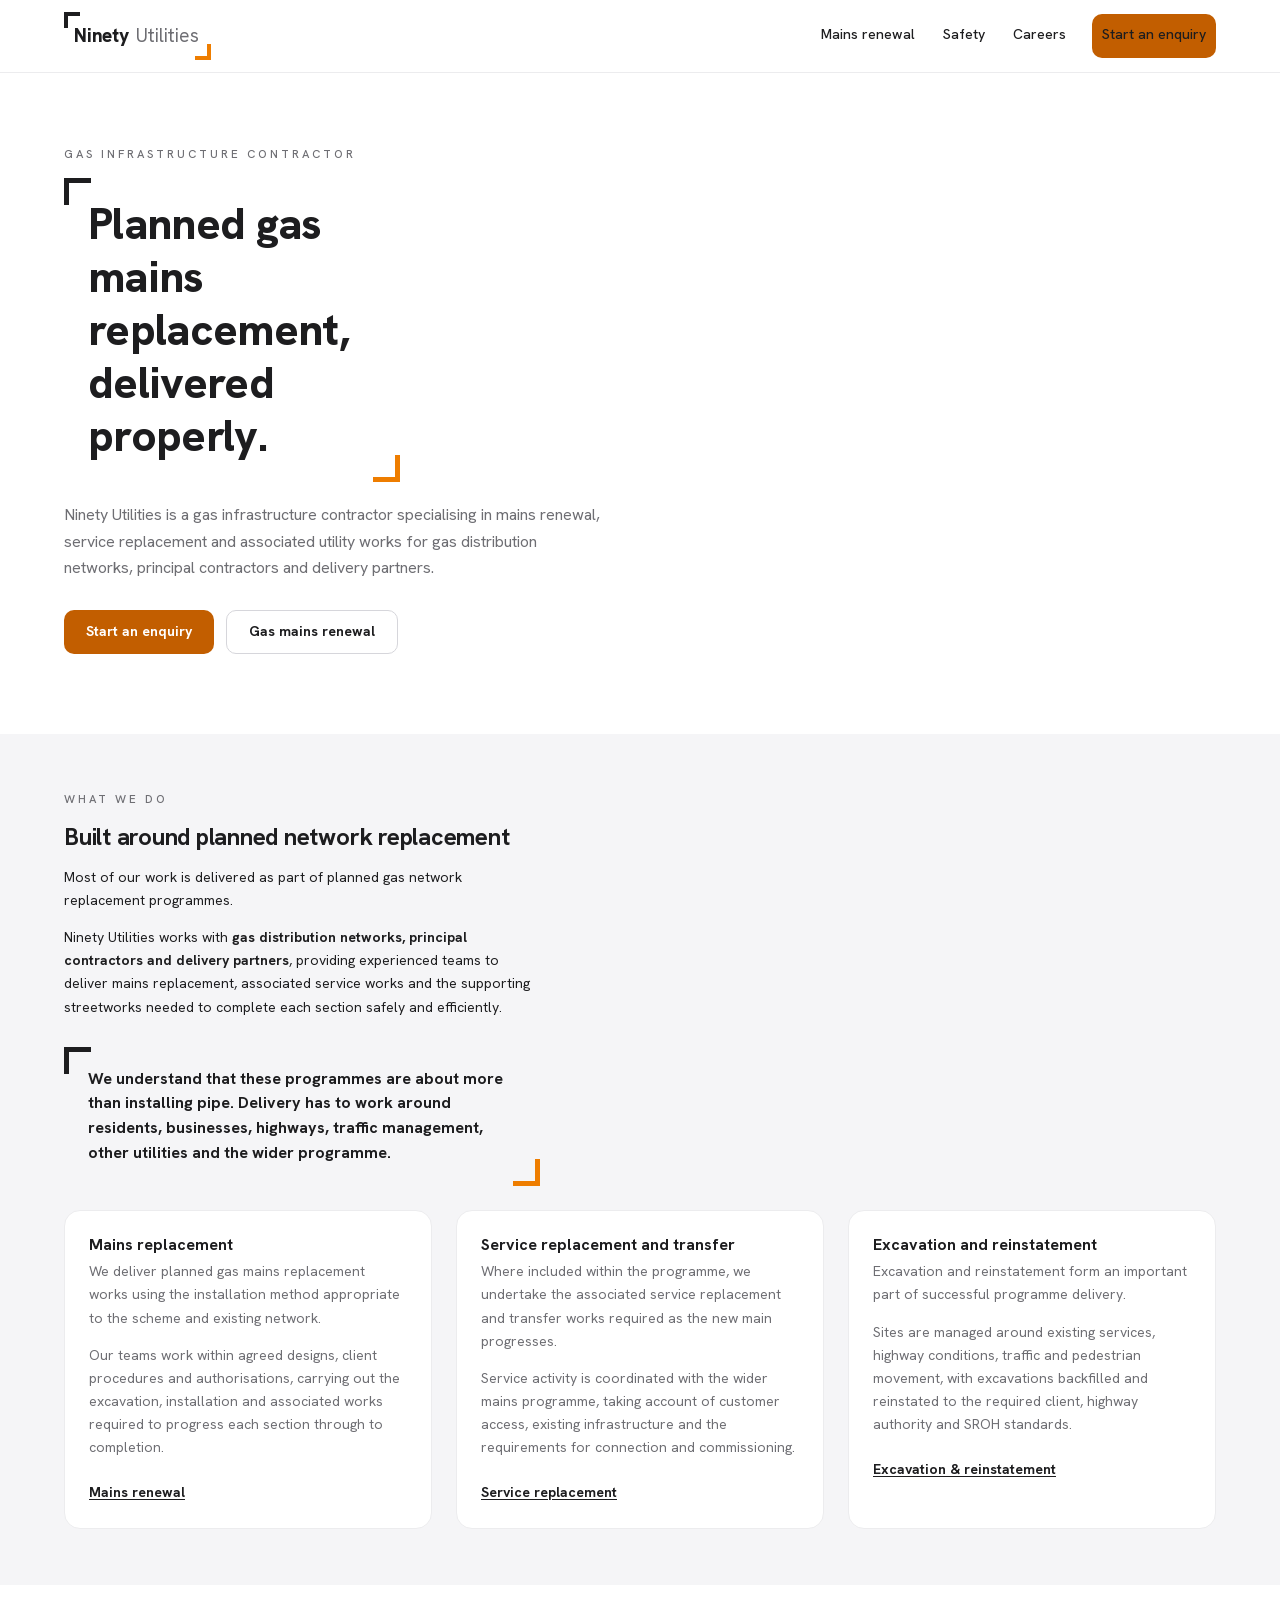
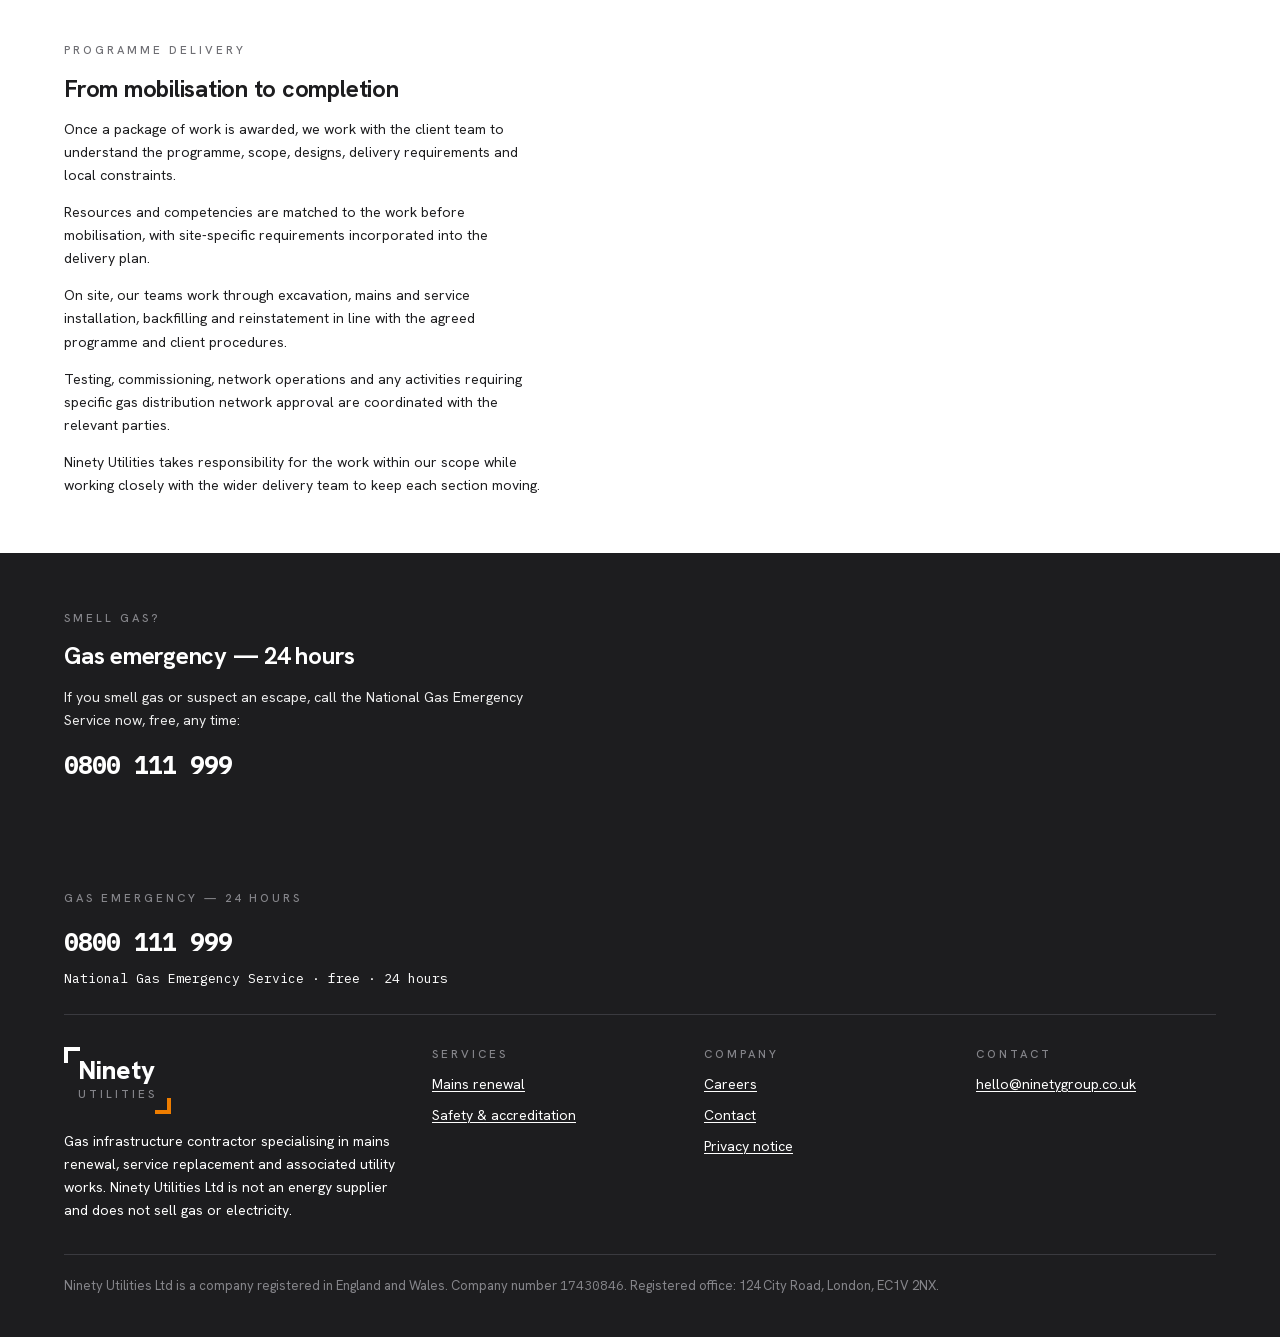
<file: index.html>
<!DOCTYPE html>
<html lang="en-GB">
<head>
  <meta charset="utf-8">
  <meta name="viewport" content="width=device-width, initial-scale=1">
  <title>Ninety Utilities Ltd — Gas Mains Renewal</title>
  <meta name="description" content="Ninety Utilities Ltd is a UK gas infrastructure contractor specialising in mains renewal, service replacement and associated utility works for gas distribution networks, principal contractors and delivery partners.">
  <link rel="canonical" href="https://ninetygroup.co.uk/">
  <link rel="icon" href="/assets/favicon.svg" type="image/svg+xml">
  <link rel="stylesheet" href="/styles.css">
  <meta property="og:type" content="website">
  <meta property="og:site_name" content="Ninety Utilities Ltd">
  <meta property="og:title" content="Ninety Utilities Ltd — Gas Mains Renewal">
  <meta property="og:description" content="UK gas infrastructure contractor specialising in mains renewal, service replacement and associated utility works for gas distribution networks, principal contractors and delivery partners.">
  <meta property="og:url" content="https://ninetygroup.co.uk/">
  <script type="application/ld+json">
  {
    "@context": "https://schema.org",
    "@type": "Organization",
    "name": "Ninety Utilities Ltd",
    "legalName": "NINETY UTILITIES LTD",
    "identifier": "17430846",
    "url": "https://ninetygroup.co.uk/",
    "email": "hello@ninetygroup.co.uk",
    "address": {
      "@type": "PostalAddress",
      "streetAddress": "124 City Road",
      "addressLocality": "London",
      "postalCode": "EC1V 2NX",
      "addressCountry": "GB"
    }
  }
  </script>
  <!-- JSON-LD: add "telephone" and "logo" when they exist. No "sameAs" or
       membership claims without evidence. -->
</head>
<body>
  <a class="skip-link" href="#main">Skip to main content</a>

  <header class="site-header">
    <div class="wrap">
      <a class="lockup" href="/" aria-label="Ninety Utilities — home"><span class="n">Ninety</span><span class="u">Utilities</span></a>
      <nav class="site-nav" aria-label="Main">
        <a href="/mains-renewal">Mains renewal</a>
        <a href="/safety">Safety</a>
        <a href="/careers">Careers</a>
        <a class="btn" href="/contact">Start an enquiry</a>
      </nav>
    </div>
  </header>

  <main id="main">

    <section class="hero" aria-labelledby="hero-heading">
      <div class="wrap">
        <span class="label">Gas infrastructure contractor</span>
        <div class="corner-frame">
          <h1 id="hero-heading">Planned gas mains replacement, delivered properly.</h1>
        </div>
        <p class="lead measure">Ninety Utilities is a gas infrastructure
           contractor specialising in mains renewal, service replacement and
           associated utility works for gas distribution networks, principal
           contractors and delivery partners.</p>
        <div class="btn-row">
          <a class="btn" href="/contact">Start an enquiry</a>
          <a class="btn secondary" href="/mains-renewal">Gas mains renewal</a>
        </div>
      </div>
    </section>

    <section aria-labelledby="what-heading">
      <div class="wrap">
        <span class="label">What we do</span>
        <h2 id="what-heading">Built around planned network replacement</h2>
        <div class="measure">
          <p>Most of our work is delivered as part of planned gas network
             replacement programmes.</p>
          <p>Ninety Utilities works with <strong>gas distribution networks,
             principal contractors and delivery partners</strong>, providing
             experienced teams to deliver mains replacement, associated
             service works and the supporting streetworks needed to complete
             each section safely and efficiently.</p>
        </div>
        <div class="corner-frame pull">
          <p>We understand that these programmes are about more than
             installing pipe. Delivery has to work around residents,
             businesses, highways, traffic management, other utilities and
             the wider programme.</p>
        </div>
        <div class="grid cols-3">
          <article class="card">
            <h3>Mains replacement</h3>
            <p>We deliver planned gas mains replacement works using the
               installation method appropriate to the scheme and existing
               network.</p>
            <p>Our teams work within agreed designs, client procedures and
               authorisations, carrying out the excavation, installation and
               associated works required to progress each section through to
               completion.</p>
            <a class="cta" href="/mains-renewal">Mains renewal</a>
          </article>
          <article class="card">
            <h3>Service replacement and transfer</h3>
            <p>Where included within the programme, we undertake the
               associated service replacement and transfer works required as
               the new main progresses.</p>
            <p>Service activity is coordinated with the wider mains
               programme, taking account of customer access, existing
               infrastructure and the requirements for connection and
               commissioning.</p>
            <a class="cta" href="/mains-renewal#services-heading">Service replacement</a>
          </article>
          <article class="card">
            <h3>Excavation and reinstatement</h3>
            <p>Excavation and reinstatement form an important part of
               successful programme delivery.</p>
            <p>Sites are managed around existing services, highway
               conditions, traffic and pedestrian movement, with excavations
               backfilled and reinstated to the required client, highway
               authority and SROH standards.</p>
            <a class="cta" href="/mains-renewal#excavation-heading">Excavation &amp; reinstatement</a>
          </article>
        </div>
      </div>
    </section>

    <section class="white" aria-labelledby="programme-heading">
      <div class="wrap">
        <span class="label">Programme delivery</span>
        <h2 id="programme-heading">From mobilisation to completion</h2>
        <div class="measure">
          <p>Once a package of work is awarded, we work with the client team
             to understand the programme, scope, designs, delivery
             requirements and local constraints.</p>
          <p>Resources and competencies are matched to the work before
             mobilisation, with site-specific requirements incorporated into
             the delivery plan.</p>
          <p>On site, our teams work through excavation, mains and service
             installation, backfilling and reinstatement in line with the
             agreed programme and client procedures.</p>
          <p>Testing, commissioning, network operations and any activities
             requiring specific gas distribution network approval are
             coordinated with the relevant parties.</p>
          <p>Ninety Utilities takes responsibility for the work within our
             scope while working closely with the wider delivery team to keep
             each section moving.</p>
        </div>
      </div>
    </section>

    <!-- ============================================================
         EMERGENCY — the single ink section on this page.
         The escape number is the National Gas Emergency Service, not
         a company number; keep it labelled exactly that way.
         ============================================================ -->
    <section class="ink on-ink emergency" aria-labelledby="emergency-heading">
      <div class="wrap">
        <span class="label">Smell gas?</span>
        <h2 id="emergency-heading">Gas emergency — 24 hours</h2>
        <p class="measure">If you smell gas or suspect an escape, call the
           National Gas Emergency Service now, free, any time:</p>
        <p><a class="num" href="tel:0800111999">0800 111 999</a></p>
      </div>
    </section>

  </main>

  <footer class="site-footer on-ink">
    <div class="wrap">
      <div class="emergency escape">
        <span class="label">Gas emergency — 24 hours</span>
        <a class="num" href="tel:0800111999">0800 111 999</a>
        <p style="margin:6px 0 0" class="data">National Gas Emergency Service · free · 24 hours</p>
      </div>
      <div class="cols">
        <div>
          <a class="lockup stacked" href="/" aria-label="Ninety Utilities — home"><span class="n">Ninety</span><span class="u">Utilities</span></a>
          <p style="margin-top:16px">Gas infrastructure contractor
             specialising in mains renewal, service replacement and
             associated utility works. Ninety Utilities Ltd is not an energy
             supplier and does not sell gas or electricity.</p>
        </div>
        <nav aria-label="Footer — services">
          <h2>Services</h2>
          <ul>
            <li><a href="/mains-renewal">Mains renewal</a></li>
            <li><a href="/safety">Safety &amp; accreditation</a></li>
          </ul>
        </nav>
        <nav aria-label="Footer — company">
          <h2>Company</h2>
          <ul>
            <li><a href="/careers">Careers</a></li>
            <li><a href="/contact">Contact</a></li>
            <li><a href="/privacy">Privacy notice</a></li>
          </ul>
        </nav>
        <div>
          <h2>Contact</h2>
          <ul>
            <li><a href="mailto:hello@ninetygroup.co.uk">hello@ninetygroup.co.uk</a></li>
          </ul>
        </div>
      </div>
      <p class="statutory">
        Ninety Utilities Ltd is a company registered in England and Wales.
        Company number <span class="data">17430846</span>.
        Registered office: 124 City Road, London, EC1V 2NX.
      </p>
    </div>
  </footer>
  <script src="/assets/site.js" defer></script>
</body>
</html>
</file>
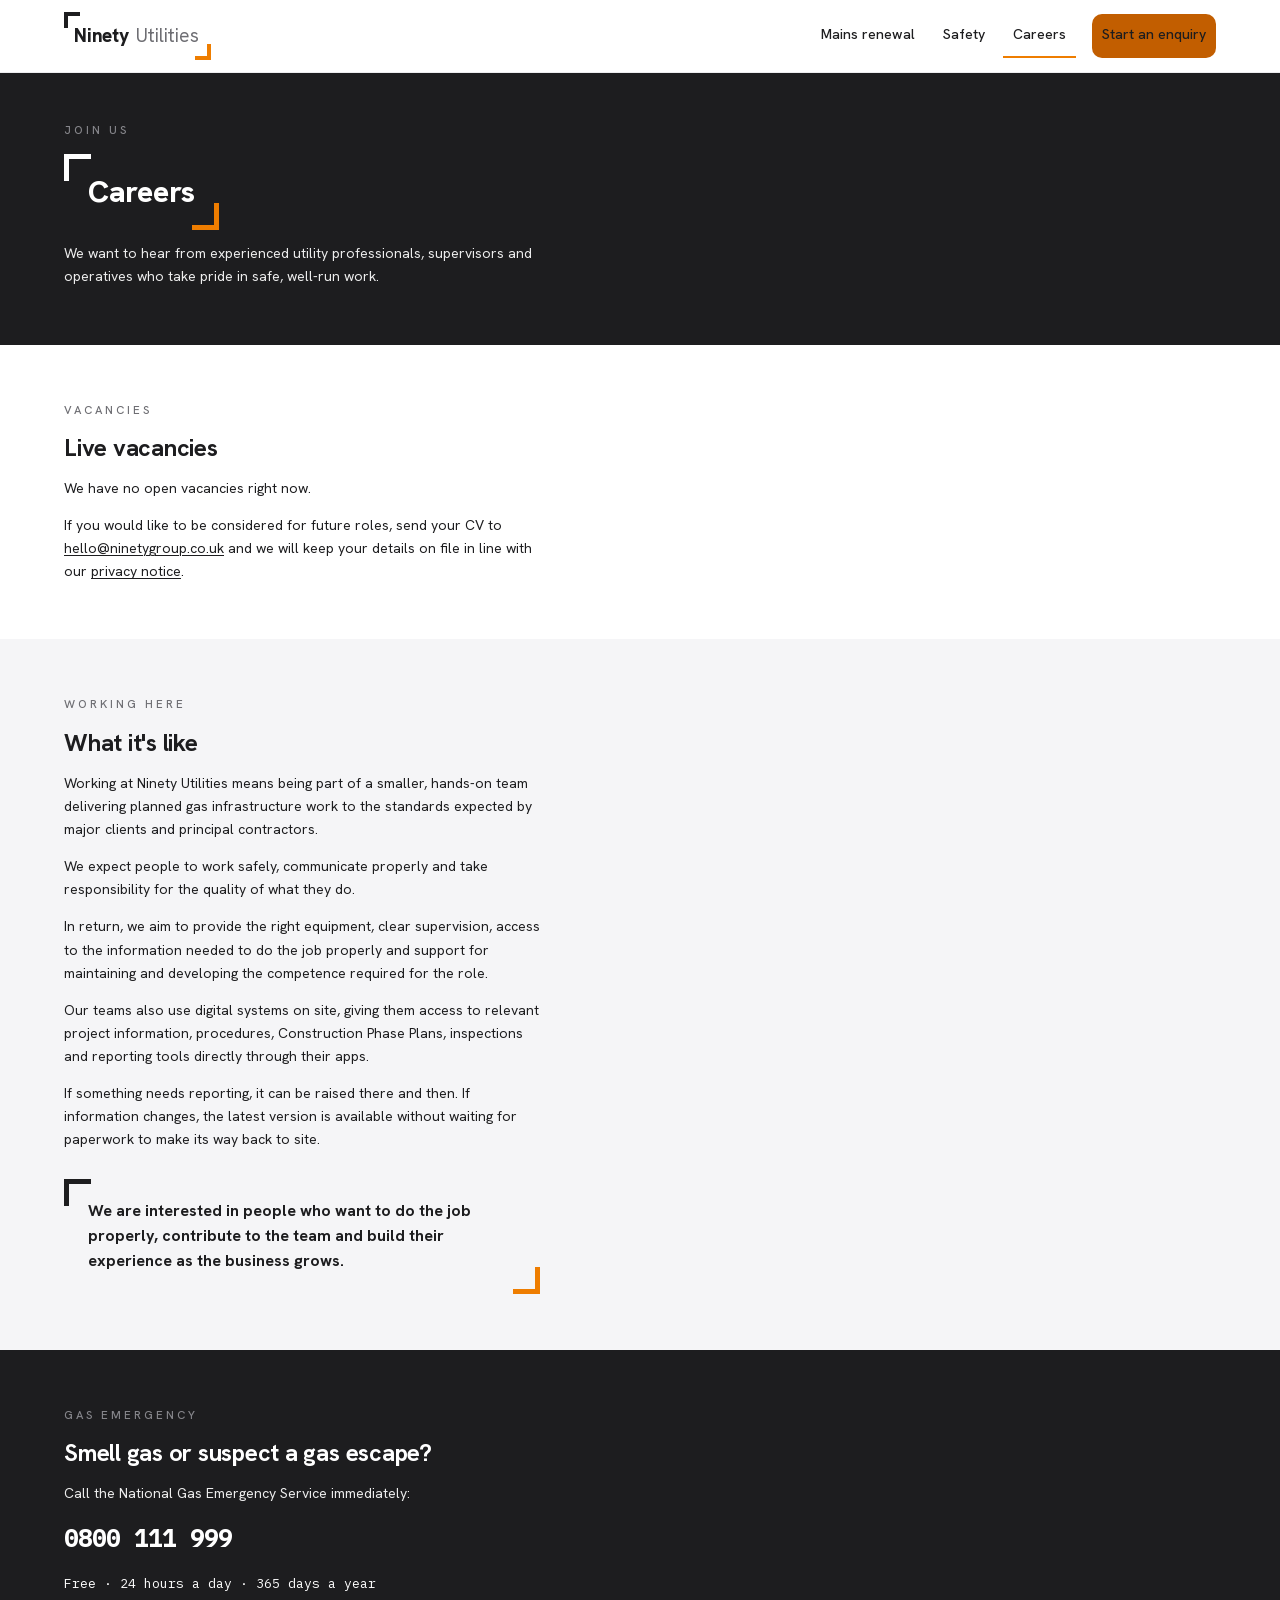
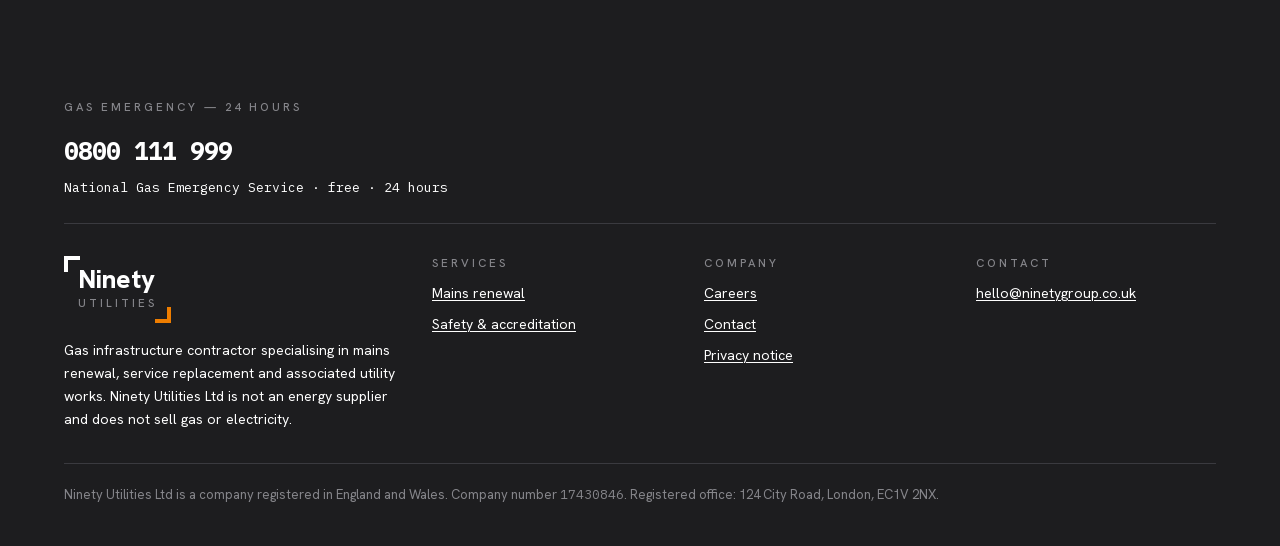
<file: careers.html>
<!DOCTYPE html>
<html lang="en-GB">
<head>
  <meta charset="utf-8">
  <meta name="viewport" content="width=device-width, initial-scale=1">
  <title>Careers — Ninety Utilities Ltd</title>
  <meta name="description" content="Work for Ninety Utilities Ltd: live vacancies with the tickets required stated plainly.">
  <link rel="canonical" href="https://ninetygroup.co.uk/careers">
  <link rel="icon" href="/assets/favicon.svg" type="image/svg+xml">
  <link rel="stylesheet" href="/styles.css">
  <meta property="og:type" content="website">
  <meta property="og:site_name" content="Ninety Utilities Ltd">
  <meta property="og:title" content="Careers — Ninety Utilities Ltd">
  <meta property="og:description" content="Work for Ninety Utilities Ltd: live vacancies with the tickets required stated plainly.">
  <meta property="og:url" content="https://ninetygroup.co.uk/careers">
</head>
<body>
  <a class="skip-link" href="#main">Skip to main content</a>

  <header class="site-header">
    <div class="wrap">
      <a class="lockup" href="/" aria-label="Ninety Utilities — home"><span class="n">Ninety</span><span class="u">Utilities</span></a>
      <nav class="site-nav" aria-label="Main">
        <a href="/mains-renewal">Mains renewal</a>
        <a href="/safety">Safety</a>
        <a href="/careers" aria-current="page">Careers</a>
        <a class="btn" href="/contact">Start an enquiry</a>
      </nav>
    </div>
  </header>

  <main id="main">

    <div class="page-intro on-ink">
      <div class="wrap">
        <span class="label">Join us</span>
        <div class="corner-frame">
          <h1>Careers</h1>
        </div>
        <p>We want to hear from experienced utility professionals,
           supervisors and operatives who take pride in safe, well-run
           work.</p>
      </div>
    </div>

    <section class="white" aria-labelledby="vacancies-heading">
      <div class="wrap">
        <span class="label">Vacancies</span>
        <h2 id="vacancies-heading">Live vacancies</h2>
        <!-- Brand rule: when vacancies exist, list by depot with tickets
             required stated plainly (mono), e.g. a table of
             Role / Depot / Tickets required. Never leave a stale list. -->
        <div class="measure">
          <p>We have no open vacancies right now.</p>
          <p>If you would like to be considered for future roles, send your
             CV to
             <a href="mailto:hello@ninetygroup.co.uk">hello@ninetygroup.co.uk</a>
             and we will keep your details on file in line with our
             <a href="/privacy">privacy notice</a>.</p>
        </div>
      </div>
    </section>

    <section aria-labelledby="working-heading">
      <div class="wrap">
        <span class="label">Working here</span>
        <h2 id="working-heading">What it's like</h2>
        <div class="measure">
          <p>Working at Ninety Utilities means being part of a smaller,
             hands-on team delivering planned gas infrastructure work to the
             standards expected by major clients and principal
             contractors.</p>
          <p>We expect people to work safely, communicate properly and take
             responsibility for the quality of what they do.</p>
          <p>In return, we aim to provide the right equipment, clear
             supervision, access to the information needed to do the job
             properly and support for maintaining and developing the
             competence required for the role.</p>
          <p>Our teams also use digital systems on site, giving them access
             to relevant project information, procedures, Construction Phase
             Plans, inspections and reporting tools directly through their
             apps.</p>
          <p>If something needs reporting, it can be raised there and then.
             If information changes, the latest version is available without
             waiting for paperwork to make its way back to site.</p>
        </div>
        <div class="corner-frame pull">
          <p>We are interested in people who want to do the job properly,
             contribute to the team and build their experience as the
             business grows.</p>
        </div>
      </div>
    </section>

    <section class="ink on-ink emergency" aria-labelledby="emergency-heading">
      <div class="wrap">
        <span class="label">Gas emergency</span>
        <h2 id="emergency-heading">Smell gas or suspect a gas escape?</h2>
        <p class="measure">Call the National Gas Emergency Service
           immediately:</p>
        <p><a class="num" href="tel:0800111999">0800 111 999</a></p>
        <p class="data">Free · 24 hours a day · 365 days a year</p>
      </div>
    </section>

  </main>

  <footer class="site-footer on-ink">
    <div class="wrap">
      <div class="emergency escape">
        <span class="label">Gas emergency — 24 hours</span>
        <a class="num" href="tel:0800111999">0800 111 999</a>
        <p style="margin:6px 0 0" class="data">National Gas Emergency Service · free · 24 hours</p>
      </div>
      <div class="cols">
        <div>
          <a class="lockup stacked" href="/" aria-label="Ninety Utilities — home"><span class="n">Ninety</span><span class="u">Utilities</span></a>
          <p style="margin-top:16px">Gas infrastructure contractor
             specialising in mains renewal, service replacement and
             associated utility works. Ninety Utilities Ltd is not an energy
             supplier and does not sell gas or electricity.</p>
        </div>
        <nav aria-label="Footer — services">
          <h2>Services</h2>
          <ul>
            <li><a href="/mains-renewal">Mains renewal</a></li>
            <li><a href="/safety">Safety &amp; accreditation</a></li>
          </ul>
        </nav>
        <nav aria-label="Footer — company">
          <h2>Company</h2>
          <ul>
            <li><a href="/careers">Careers</a></li>
            <li><a href="/contact">Contact</a></li>
            <li><a href="/privacy">Privacy notice</a></li>
          </ul>
        </nav>
        <div>
          <h2>Contact</h2>
          <ul>
            <li><a href="mailto:hello@ninetygroup.co.uk">hello@ninetygroup.co.uk</a></li>
          </ul>
        </div>
      </div>
      <p class="statutory">
        Ninety Utilities Ltd is a company registered in England and Wales.
        Company number <span class="data">17430846</span>.
        Registered office: 124 City Road, London, EC1V 2NX.
      </p>
    </div>
  </footer>
  <script src="/assets/site.js" defer></script>
</body>
</html>
</file>
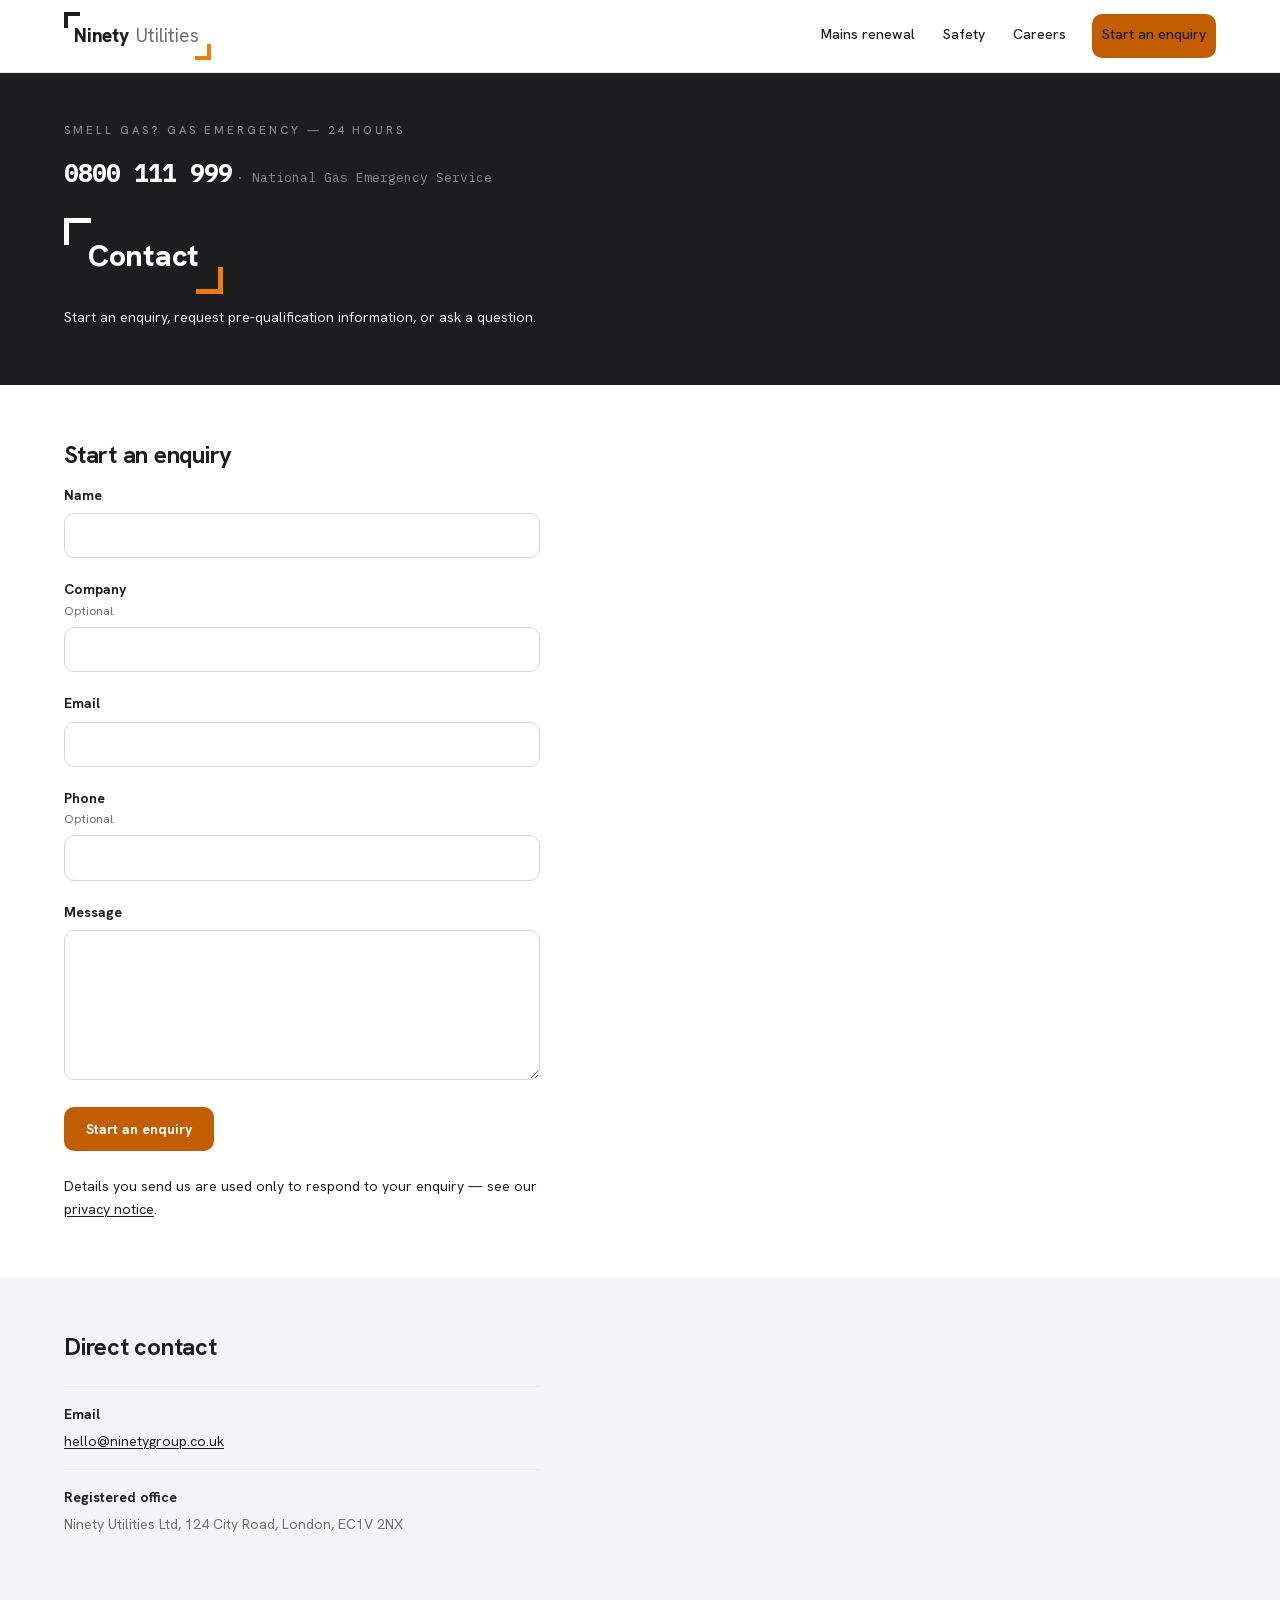
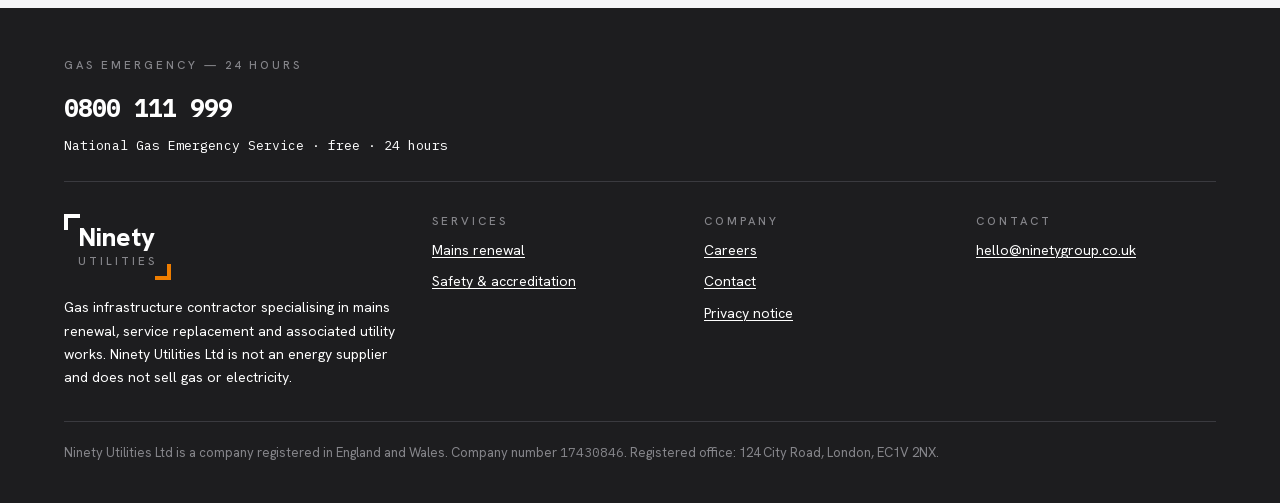
<file: contact.html>
<!DOCTYPE html>
<html lang="en-GB">
<head>
  <meta charset="utf-8">
  <meta name="viewport" content="width=device-width, initial-scale=1">
  <title>Contact — Ninety Utilities Ltd</title>
  <meta name="description" content="Contact Ninety Utilities Ltd: start an enquiry, request pre-qualification information, or reach the team directly.">
  <link rel="canonical" href="https://ninetygroup.co.uk/contact">
  <link rel="icon" href="/assets/favicon.svg" type="image/svg+xml">
  <link rel="stylesheet" href="/styles.css">
  <meta property="og:type" content="website">
  <meta property="og:site_name" content="Ninety Utilities Ltd">
  <meta property="og:title" content="Contact — Ninety Utilities Ltd">
  <meta property="og:description" content="Contact Ninety Utilities Ltd: start an enquiry, request pre-qualification information, or reach the team directly.">
  <meta property="og:url" content="https://ninetygroup.co.uk/contact">
</head>
<body>
  <a class="skip-link" href="#main">Skip to main content</a>

  <header class="site-header">
    <div class="wrap">
      <a class="lockup" href="/" aria-label="Ninety Utilities — home"><span class="n">Ninety</span><span class="u">Utilities</span></a>
      <nav class="site-nav" aria-label="Main">
        <a href="/mains-renewal">Mains renewal</a>
        <a href="/safety">Safety</a>
        <a href="/careers">Careers</a>
        <a class="btn" href="/contact">Start an enquiry</a>
      </nav>
    </div>
  </header>

  <main id="main">

    <div class="page-intro on-ink emergency">
      <div class="wrap">
        <!-- The escape line sits above everything else on this page. -->
        <span class="label">Smell gas? Gas emergency — 24 hours</span>
        <p style="margin:0 0 24px"><a class="num" href="tel:0800111999">0800 111 999</a>
           <span class="data" style="color:#86868B"> · National Gas Emergency Service</span></p>
        <div class="corner-frame">
          <h1>Contact</h1>
        </div>
        <p>Start an enquiry, request pre-qualification information, or ask a
           question.</p>
      </div>
    </div>

    <section class="white" aria-labelledby="form-heading">
      <div class="wrap">
        <h2 id="form-heading">Start an enquiry</h2>

        <!-- Status messages: the Pages Function redirects to #sent or
             #error and CSS :target reveals the right one. No JS needed. -->
        <div id="sent" class="form-status ok" role="status" tabindex="-1">
          <p><strong>Message sent.</strong> Thank you — we'll come back to you
             by email.</p>
        </div>
        <div id="error" class="form-status err" role="alert" tabindex="-1">
          <p><strong>Something went wrong.</strong> Your message wasn't sent.
             Please try again, or email us directly at
             <a href="mailto:hello@ninetygroup.co.uk">hello@ninetygroup.co.uk</a>.</p>
        </div>

        <!-- Plain HTML POST to the Pages Function — no JavaScript required.
             site.js only stamps a load-time for the fast-submit spam check,
             and its absence is tolerated by the function. -->
        <form method="post" action="/api/contact">
          <div class="field">
            <label for="name">Name</label>
            <input type="text" id="name" name="name" required autocomplete="name">
          </div>
          <div class="field">
            <label for="company">Company <span class="hint">Optional</span></label>
            <input type="text" id="company" name="company" autocomplete="organization">
          </div>
          <div class="field">
            <label for="email">Email</label>
            <input type="email" id="email" name="email" required autocomplete="email">
          </div>
          <div class="field">
            <label for="phone">Phone <span class="hint">Optional</span></label>
            <input type="tel" id="phone" name="phone" autocomplete="tel">
          </div>
          <div class="field">
            <label for="message">Message</label>
            <textarea id="message" name="message" required maxlength="5000"></textarea>
          </div>

          <!-- Honeypot: off-canvas; bots that fill it are rejected. -->
          <div class="hp-field" aria-hidden="true">
            <label for="website">Website</label>
            <input type="text" id="website" name="website" tabindex="-1" autocomplete="off">
          </div>
          <input type="hidden" name="form_ts" value="">

          <button class="btn" type="submit">Start an enquiry</button>
        </form>

        <p class="measure" style="margin-top:24px">
          Details you send us are used only to respond to your enquiry —
          see our <a href="/privacy">privacy notice</a>.
        </p>
      </div>
    </section>

    <section aria-labelledby="details-heading">
      <div class="wrap">
        <h2 id="details-heading">Direct contact</h2>
        <dl class="fact-list" style="max-width:34em">
          <div>
            <dt>Email</dt>
            <dd><a href="mailto:hello@ninetygroup.co.uk">hello@ninetygroup.co.uk</a></dd>
          </div>
          <div>
            <dt>Registered office</dt>
            <dd>Ninety Utilities Ltd, 124 City Road, London, EC1V 2NX</dd>
          </div>
        </dl>
      </div>
    </section>

  </main>

  <footer class="site-footer on-ink">
    <div class="wrap">
      <div class="emergency escape">
        <span class="label">Gas emergency — 24 hours</span>
        <a class="num" href="tel:0800111999">0800 111 999</a>
        <p style="margin:6px 0 0" class="data">National Gas Emergency Service · free · 24 hours</p>
      </div>
      <div class="cols">
        <div>
          <a class="lockup stacked" href="/" aria-label="Ninety Utilities — home"><span class="n">Ninety</span><span class="u">Utilities</span></a>
          <p style="margin-top:16px">Gas infrastructure contractor
             specialising in mains renewal, service replacement and
             associated utility works. Ninety Utilities Ltd is not an energy
             supplier and does not sell gas or electricity.</p>
        </div>
        <nav aria-label="Footer — services">
          <h2>Services</h2>
          <ul>
            <li><a href="/mains-renewal">Mains renewal</a></li>
            <li><a href="/safety">Safety &amp; accreditation</a></li>
          </ul>
        </nav>
        <nav aria-label="Footer — company">
          <h2>Company</h2>
          <ul>
            <li><a href="/careers">Careers</a></li>
            <li><a href="/contact">Contact</a></li>
            <li><a href="/privacy">Privacy notice</a></li>
          </ul>
        </nav>
        <div>
          <h2>Contact</h2>
          <ul>
            <li><a href="mailto:hello@ninetygroup.co.uk">hello@ninetygroup.co.uk</a></li>
          </ul>
        </div>
      </div>
      <p class="statutory">
        Ninety Utilities Ltd is a company registered in England and Wales.
        Company number <span class="data">17430846</span>.
        Registered office: 124 City Road, London, EC1V 2NX.
      </p>
    </div>
  </footer>
  <script src="/assets/site.js" defer></script>
</body>
</html>
</file>
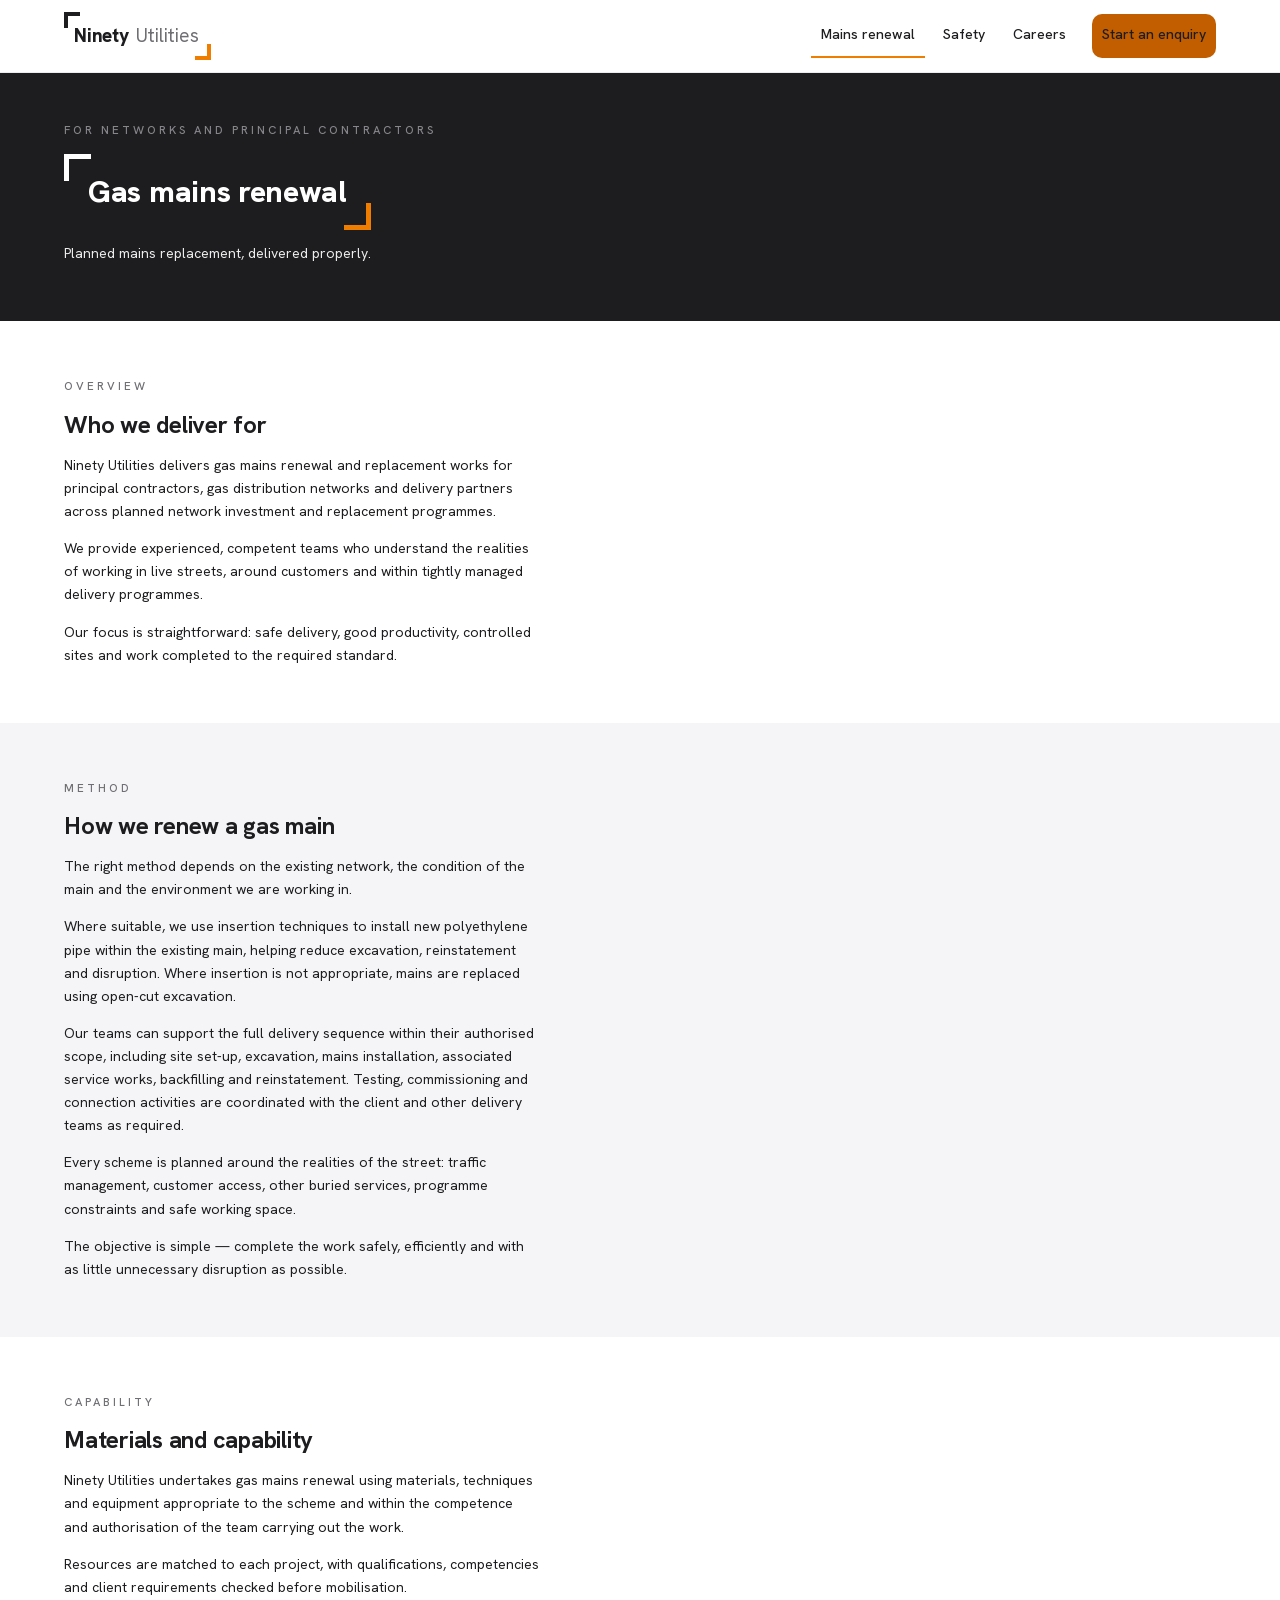
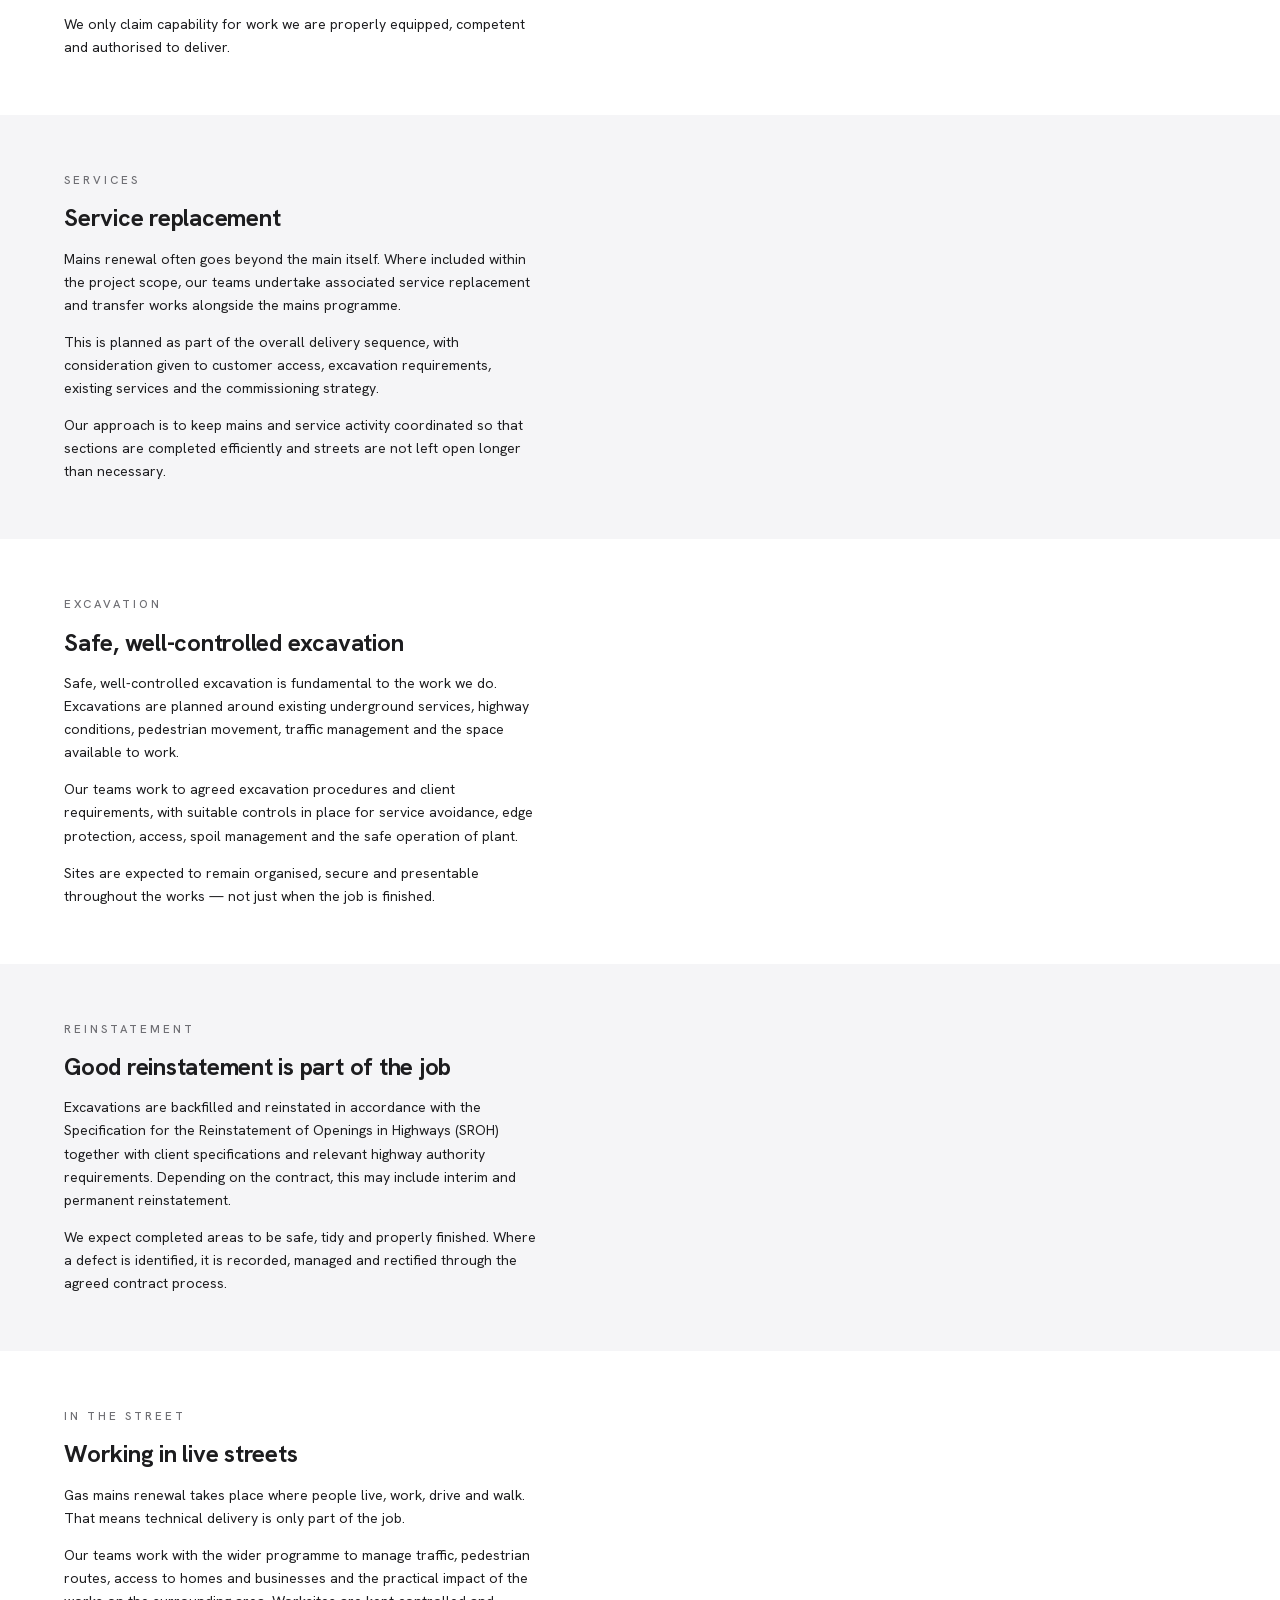
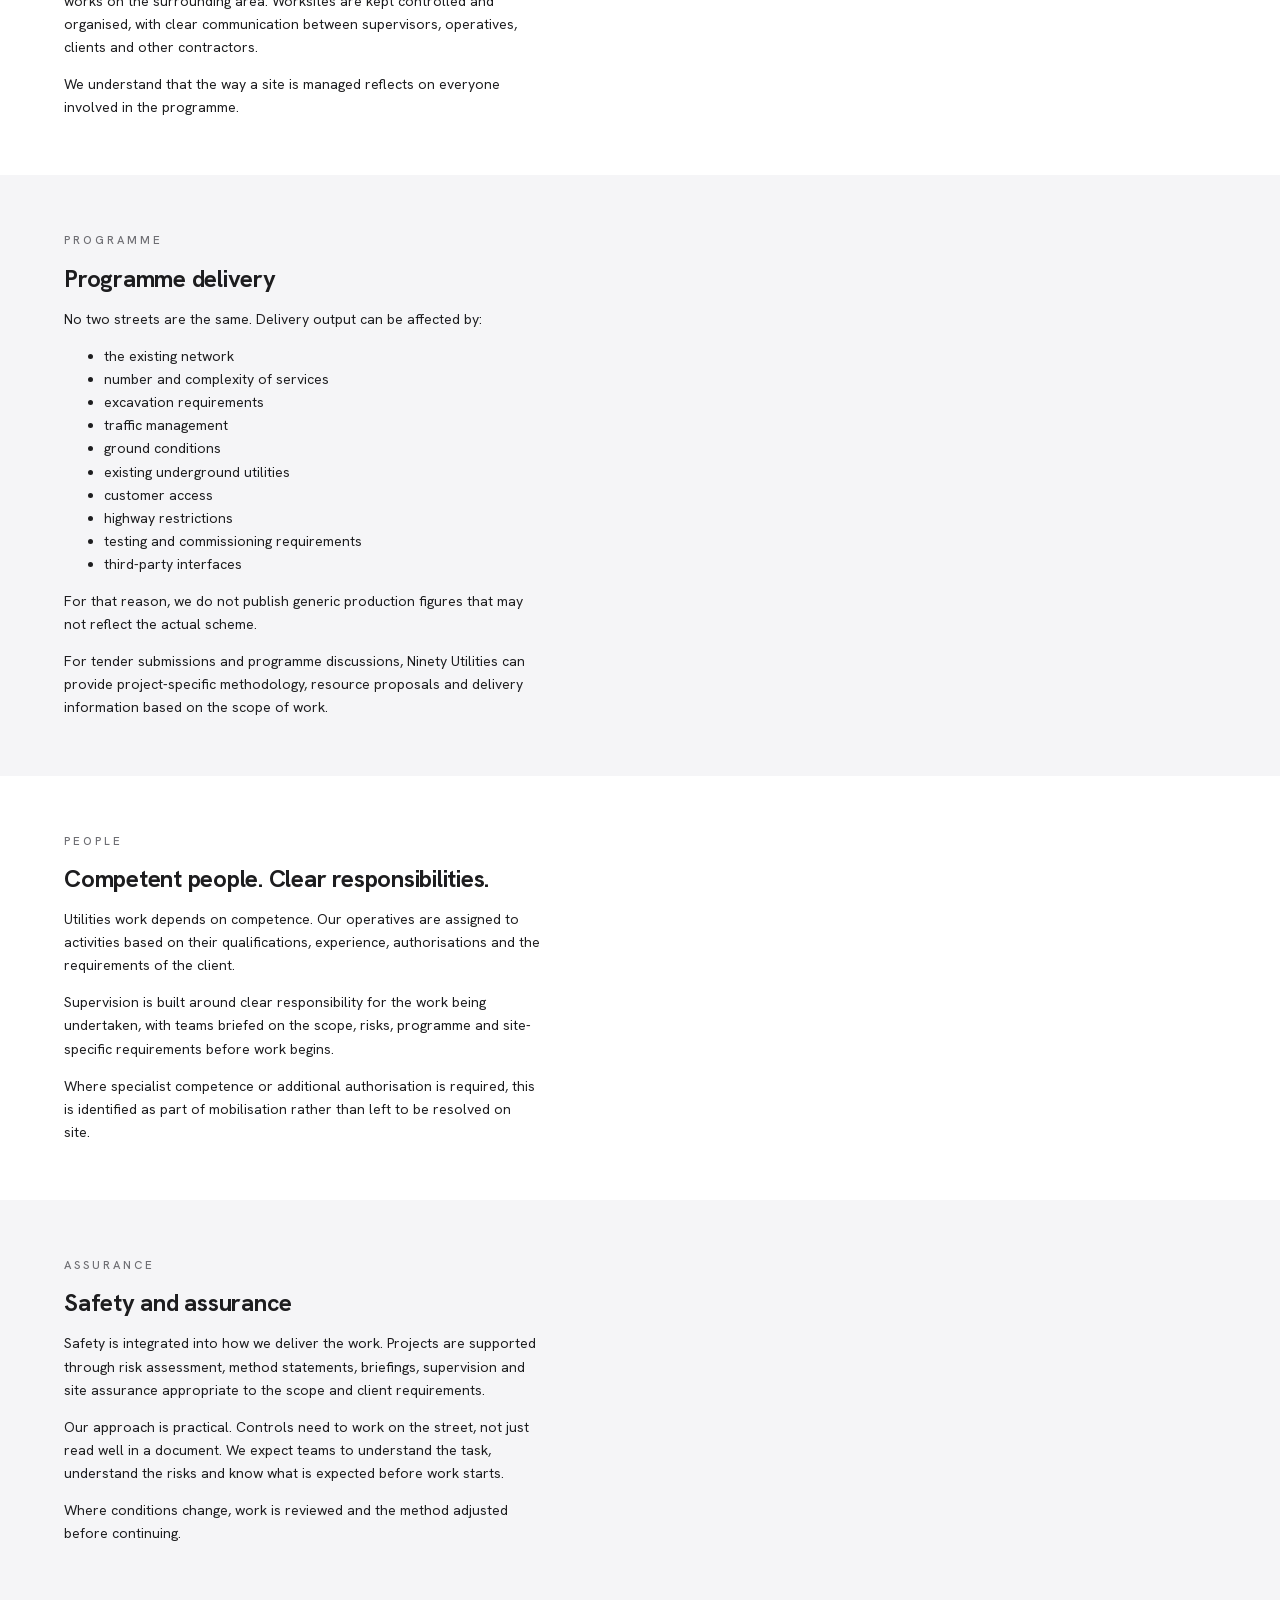
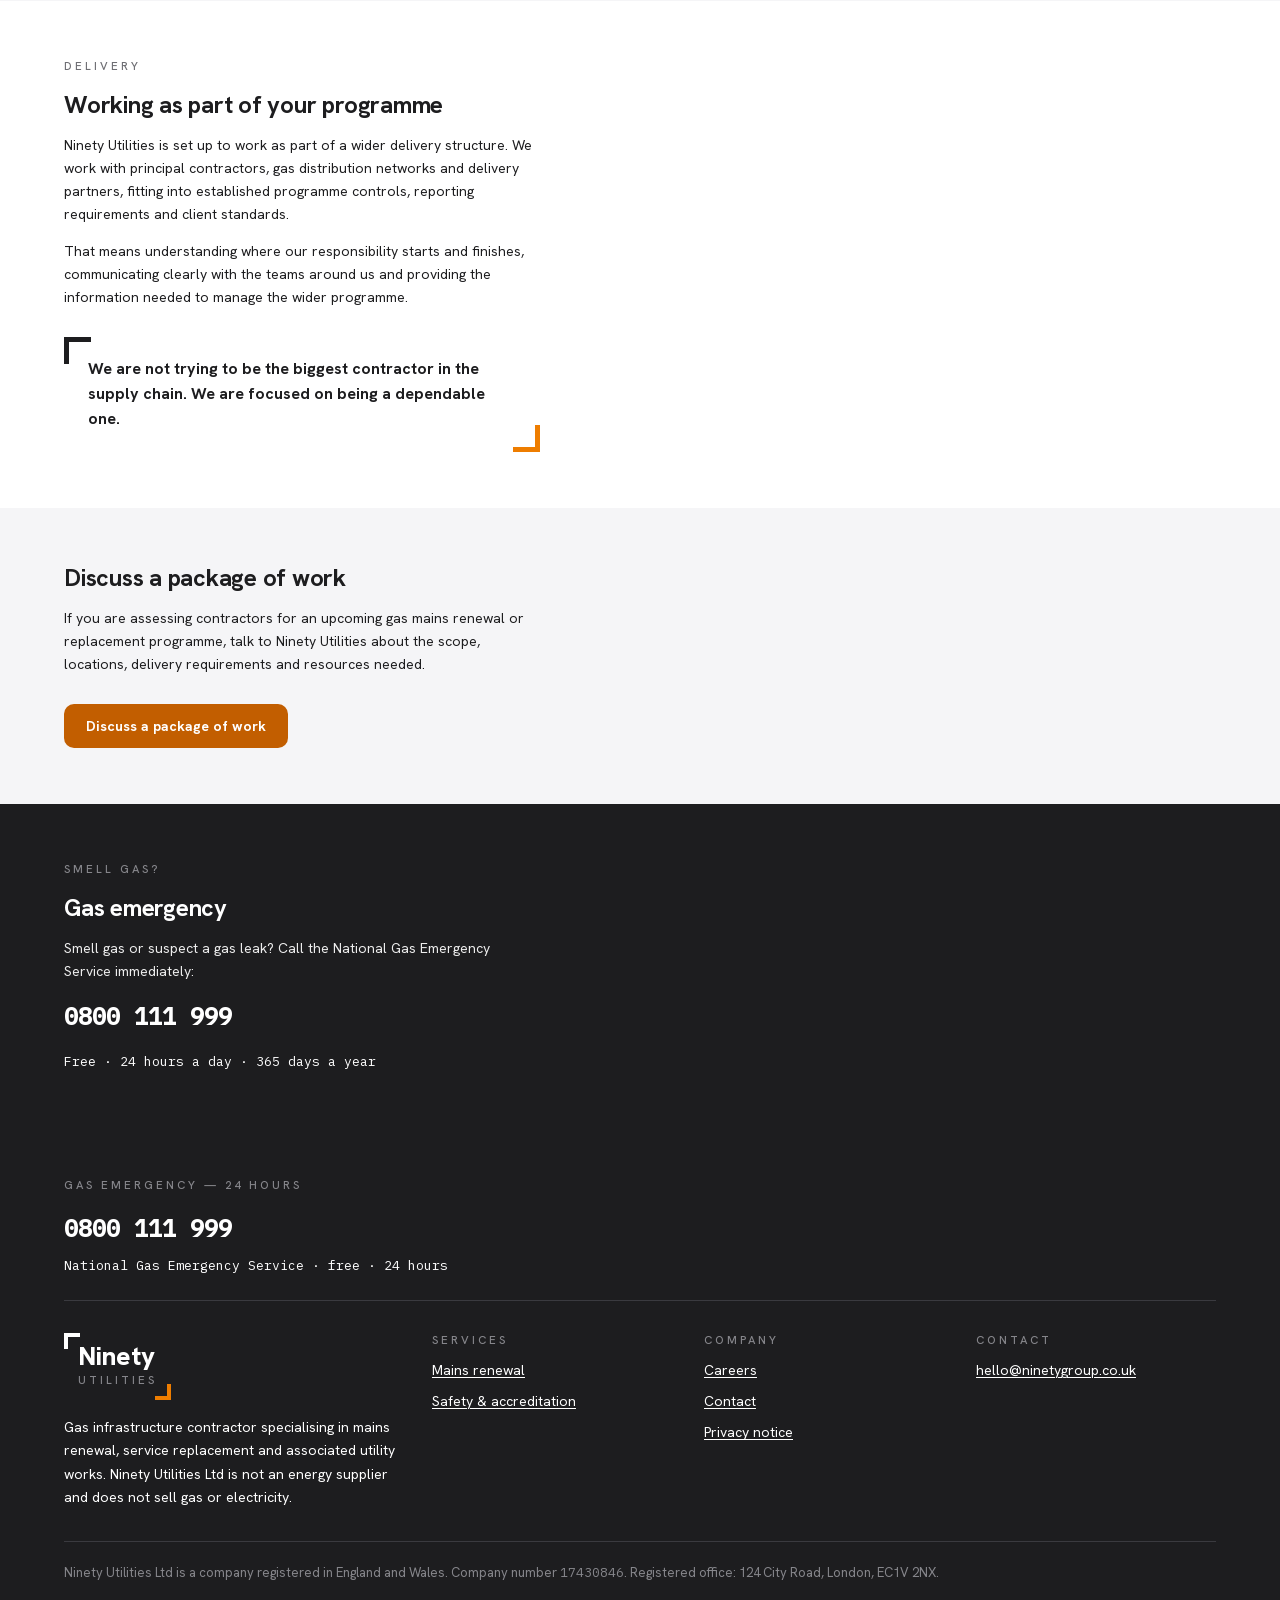
<file: mains-renewal.html>
<!DOCTYPE html>
<html lang="en-GB">
<head>
  <meta charset="utf-8">
  <meta name="viewport" content="width=device-width, initial-scale=1">
  <title>Gas Mains Renewal — Ninety Utilities Ltd</title>
  <meta name="description" content="Gas mains renewal and replacement by Ninety Utilities Ltd: insertion and open-cut methods, service replacement, excavation and SROH reinstatement, delivered for principal contractors and gas distribution networks.">
  <link rel="canonical" href="https://ninetygroup.co.uk/mains-renewal">
  <link rel="icon" href="/assets/favicon.svg" type="image/svg+xml">
  <link rel="stylesheet" href="/styles.css">
  <meta property="og:type" content="website">
  <meta property="og:site_name" content="Ninety Utilities Ltd">
  <meta property="og:title" content="Gas Mains Renewal — Ninety Utilities Ltd">
  <meta property="og:description" content="Gas mains renewal and replacement: insertion and open-cut methods, service replacement, excavation and SROH reinstatement, delivered for principal contractors and gas distribution networks.">
  <meta property="og:url" content="https://ninetygroup.co.uk/mains-renewal">
</head>
<body>
  <a class="skip-link" href="#main">Skip to main content</a>

  <header class="site-header">
    <div class="wrap">
      <a class="lockup" href="/" aria-label="Ninety Utilities — home"><span class="n">Ninety</span><span class="u">Utilities</span></a>
      <nav class="site-nav" aria-label="Main">
        <a href="/mains-renewal" aria-current="page">Mains renewal</a>
        <a href="/safety">Safety</a>
        <a href="/careers">Careers</a>
        <a class="btn" href="/contact">Start an enquiry</a>
      </nav>
    </div>
  </header>

  <main id="main">

    <div class="page-intro on-ink">
      <div class="wrap">
        <span class="label">For networks and principal contractors</span>
        <div class="corner-frame">
          <h1>Gas mains renewal</h1>
        </div>
        <p>Planned mains replacement, delivered properly.</p>
      </div>
    </div>

    <section class="white" aria-labelledby="intro-heading">
      <div class="wrap">
        <span class="label">Overview</span>
        <h2 id="intro-heading">Who we deliver for</h2>
        <div class="measure">
          <p>Ninety Utilities delivers gas mains renewal and replacement works
             for principal contractors, gas distribution networks and delivery
             partners across planned network investment and replacement
             programmes.</p>
          <p>We provide experienced, competent teams who understand the
             realities of working in live streets, around customers and within
             tightly managed delivery programmes.</p>
          <p>Our focus is straightforward: safe delivery, good productivity,
             controlled sites and work completed to the required standard.</p>
        </div>
      </div>
    </section>

    <section aria-labelledby="method-heading">
      <div class="wrap">
        <span class="label">Method</span>
        <h2 id="method-heading">How we renew a gas main</h2>
        <div class="measure">
          <p>The right method depends on the existing network, the condition
             of the main and the environment we are working in.</p>
          <p>Where suitable, we use insertion techniques to install new
             polyethylene pipe within the existing main, helping reduce
             excavation, reinstatement and disruption. Where insertion is not
             appropriate, mains are replaced using open-cut excavation.</p>
          <p>Our teams can support the full delivery sequence within their
             authorised scope, including site set-up, excavation, mains
             installation, associated service works, backfilling and
             reinstatement. Testing, commissioning and connection activities
             are coordinated with the client and other delivery teams as
             required.</p>
          <p>Every scheme is planned around the realities of the street:
             traffic management, customer access, other buried services,
             programme constraints and safe working space.</p>
          <p>The objective is simple — complete the work safely, efficiently
             and with as little unnecessary disruption as possible.</p>
        </div>
      </div>
    </section>

    <section class="white" aria-labelledby="capability-heading">
      <div class="wrap">
        <span class="label">Capability</span>
        <h2 id="capability-heading">Materials and capability</h2>
        <div class="measure">
          <p>Ninety Utilities undertakes gas mains renewal using materials,
             techniques and equipment appropriate to the scheme and within
             the competence and authorisation of the team carrying out the
             work.</p>
          <p>Resources are matched to each project, with qualifications,
             competencies and client requirements checked before
             mobilisation.</p>
          <p>We only claim capability for work we are properly equipped,
             competent and authorised to deliver.</p>
        </div>
      </div>
    </section>

    <section aria-labelledby="services-heading">
      <div class="wrap">
        <span class="label">Services</span>
        <h2 id="services-heading">Service replacement</h2>
        <div class="measure">
          <p>Mains renewal often goes beyond the main itself. Where included
             within the project scope, our teams undertake associated service
             replacement and transfer works alongside the mains programme.</p>
          <p>This is planned as part of the overall delivery sequence, with
             consideration given to customer access, excavation requirements,
             existing services and the commissioning strategy.</p>
          <p>Our approach is to keep mains and service activity coordinated
             so that sections are completed efficiently and streets are not
             left open longer than necessary.</p>
        </div>
      </div>
    </section>

    <section class="white" aria-labelledby="excavation-heading">
      <div class="wrap">
        <span class="label">Excavation</span>
        <h2 id="excavation-heading">Safe, well-controlled excavation</h2>
        <div class="measure">
          <p>Safe, well-controlled excavation is fundamental to the work we
             do. Excavations are planned around existing underground services,
             highway conditions, pedestrian movement, traffic management and
             the space available to work.</p>
          <p>Our teams work to agreed excavation procedures and client
             requirements, with suitable controls in place for service
             avoidance, edge protection, access, spoil management and the
             safe operation of plant.</p>
          <p>Sites are expected to remain organised, secure and presentable
             throughout the works — not just when the job is finished.</p>
        </div>
      </div>
    </section>

    <section aria-labelledby="reinstate-heading">
      <div class="wrap">
        <span class="label">Reinstatement</span>
        <h2 id="reinstate-heading">Good reinstatement is part of the job</h2>
        <div class="measure">
          <p>Excavations are backfilled and reinstated in accordance with the
             Specification for the Reinstatement of Openings in Highways
             (SROH) together with client specifications and relevant highway
             authority requirements. Depending on the contract, this may
             include interim and permanent reinstatement.</p>
          <p>We expect completed areas to be safe, tidy and properly
             finished. Where a defect is identified, it is recorded, managed
             and rectified through the agreed contract process.</p>
        </div>
      </div>
    </section>

    <section class="white" aria-labelledby="streets-heading">
      <div class="wrap">
        <span class="label">In the street</span>
        <h2 id="streets-heading">Working in live streets</h2>
        <div class="measure">
          <p>Gas mains renewal takes place where people live, work, drive and
             walk. That means technical delivery is only part of the job.</p>
          <p>Our teams work with the wider programme to manage traffic,
             pedestrian routes, access to homes and businesses and the
             practical impact of the works on the surrounding area.
             Worksites are kept controlled and organised, with clear
             communication between supervisors, operatives, clients and other
             contractors.</p>
          <p>We understand that the way a site is managed reflects on
             everyone involved in the programme.</p>
        </div>
      </div>
    </section>

    <section aria-labelledby="programme-heading">
      <div class="wrap">
        <span class="label">Programme</span>
        <h2 id="programme-heading">Programme delivery</h2>
        <div class="measure">
          <p>No two streets are the same. Delivery output can be affected
             by:</p>
          <ul>
            <li>the existing network</li>
            <li>number and complexity of services</li>
            <li>excavation requirements</li>
            <li>traffic management</li>
            <li>ground conditions</li>
            <li>existing underground utilities</li>
            <li>customer access</li>
            <li>highway restrictions</li>
            <li>testing and commissioning requirements</li>
            <li>third-party interfaces</li>
          </ul>
          <p>For that reason, we do not publish generic production figures
             that may not reflect the actual scheme.</p>
          <p>For tender submissions and programme discussions, Ninety
             Utilities can provide project-specific methodology, resource
             proposals and delivery information based on the scope of work.</p>
        </div>
      </div>
    </section>

    <section class="white" aria-labelledby="people-heading">
      <div class="wrap">
        <span class="label">People</span>
        <h2 id="people-heading">Competent people. Clear responsibilities.</h2>
        <div class="measure">
          <p>Utilities work depends on competence. Our operatives are
             assigned to activities based on their qualifications, experience,
             authorisations and the requirements of the client.</p>
          <p>Supervision is built around clear responsibility for the work
             being undertaken, with teams briefed on the scope, risks,
             programme and site-specific requirements before work begins.</p>
          <p>Where specialist competence or additional authorisation is
             required, this is identified as part of mobilisation rather than
             left to be resolved on site.</p>
        </div>
      </div>
    </section>

    <section aria-labelledby="assurance-heading">
      <div class="wrap">
        <span class="label">Assurance</span>
        <h2 id="assurance-heading">Safety and assurance</h2>
        <div class="measure">
          <p>Safety is integrated into how we deliver the work. Projects are
             supported through risk assessment, method statements, briefings,
             supervision and site assurance appropriate to the scope and
             client requirements.</p>
          <p>Our approach is practical. Controls need to work on the street,
             not just read well in a document. We expect teams to understand
             the task, understand the risks and know what is expected before
             work starts.</p>
          <p>Where conditions change, work is reviewed and the method
             adjusted before continuing.</p>
        </div>
      </div>
    </section>

    <section class="white" aria-labelledby="partnering-heading">
      <div class="wrap">
        <span class="label">Delivery</span>
        <h2 id="partnering-heading">Working as part of your programme</h2>
        <div class="measure">
          <p>Ninety Utilities is set up to work as part of a wider delivery
             structure. We work with principal contractors, gas distribution
             networks and delivery partners, fitting into established
             programme controls, reporting requirements and client
             standards.</p>
          <p>That means understanding where our responsibility starts and
             finishes, communicating clearly with the teams around us and
             providing the information needed to manage the wider
             programme.</p>
        </div>
        <div class="corner-frame pull">
          <p>We are not trying to be the biggest contractor in the supply
             chain. We are focused on being a dependable one.</p>
        </div>
      </div>
    </section>

    <section aria-labelledby="cta-heading">
      <div class="wrap">
        <h2 id="cta-heading">Discuss a package of work</h2>
        <p class="measure">If you are assessing contractors for an upcoming
           gas mains renewal or replacement programme, talk to Ninety
           Utilities about the scope, locations, delivery requirements and
           resources needed.</p>
        <div class="btn-row">
          <a class="btn" href="/contact">Discuss a package of work</a>
        </div>
      </div>
    </section>

    <section class="ink on-ink emergency" aria-labelledby="emergency-heading">
      <div class="wrap">
        <span class="label">Smell gas?</span>
        <h2 id="emergency-heading">Gas emergency</h2>
        <p class="measure">Smell gas or suspect a gas leak? Call the National
           Gas Emergency Service immediately:</p>
        <p><a class="num" href="tel:0800111999">0800 111 999</a></p>
        <p class="data">Free · 24 hours a day · 365 days a year</p>
      </div>
    </section>

  </main>

  <footer class="site-footer on-ink">
    <div class="wrap">
      <div class="emergency escape">
        <span class="label">Gas emergency — 24 hours</span>
        <a class="num" href="tel:0800111999">0800 111 999</a>
        <p style="margin:6px 0 0" class="data">National Gas Emergency Service · free · 24 hours</p>
      </div>
      <div class="cols">
        <div>
          <a class="lockup stacked" href="/" aria-label="Ninety Utilities — home"><span class="n">Ninety</span><span class="u">Utilities</span></a>
          <p style="margin-top:16px">Gas infrastructure contractor
             specialising in mains renewal, service replacement and
             associated utility works. Ninety Utilities Ltd is not an energy
             supplier and does not sell gas or electricity.</p>
        </div>
        <nav aria-label="Footer — services">
          <h2>Services</h2>
          <ul>
            <li><a href="/mains-renewal">Mains renewal</a></li>
            <li><a href="/safety">Safety &amp; accreditation</a></li>
          </ul>
        </nav>
        <nav aria-label="Footer — company">
          <h2>Company</h2>
          <ul>
            <li><a href="/careers">Careers</a></li>
            <li><a href="/contact">Contact</a></li>
            <li><a href="/privacy">Privacy notice</a></li>
          </ul>
        </nav>
        <div>
          <h2>Contact</h2>
          <ul>
            <li><a href="mailto:hello@ninetygroup.co.uk">hello@ninetygroup.co.uk</a></li>
          </ul>
        </div>
      </div>
      <p class="statutory">
        Ninety Utilities Ltd is a company registered in England and Wales.
        Company number <span class="data">17430846</span>.
        Registered office: 124 City Road, London, EC1V 2NX.
      </p>
    </div>
  </footer>
  <script src="/assets/site.js" defer></script>
</body>
</html>
</file>
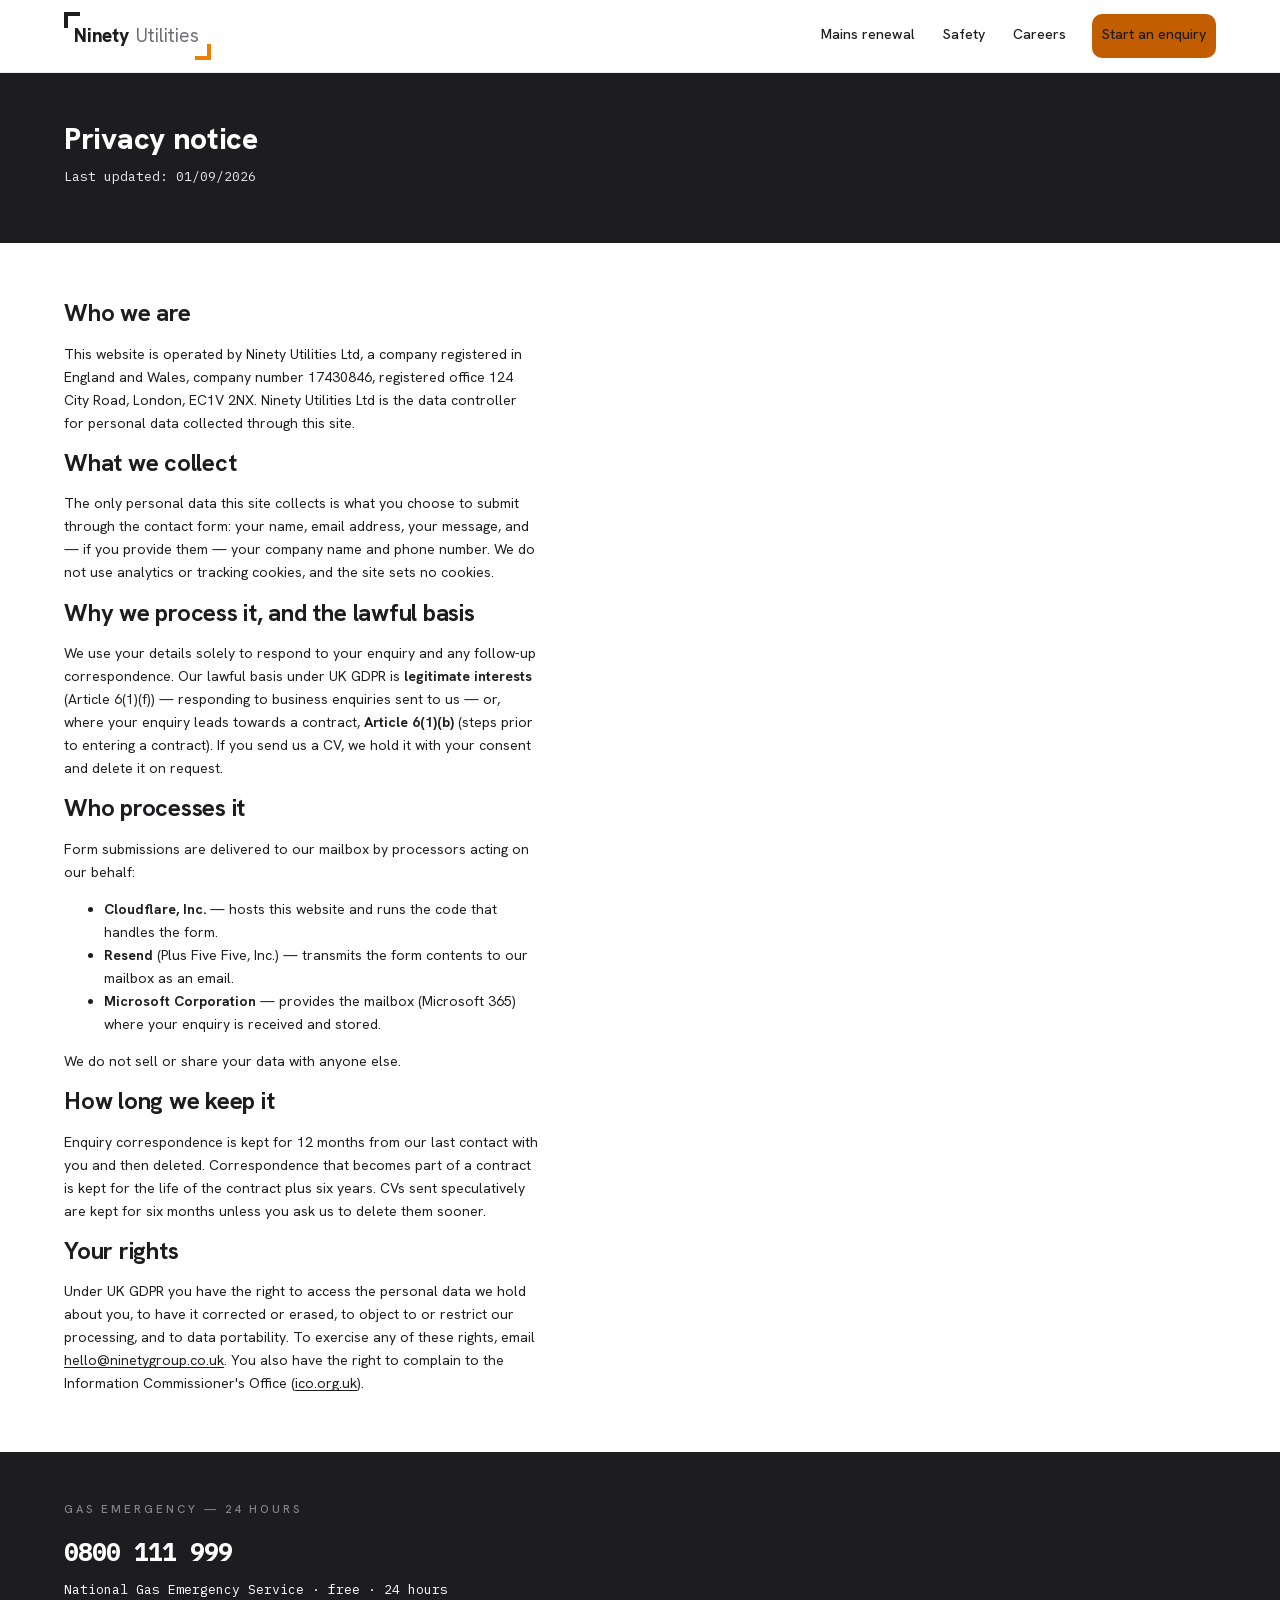
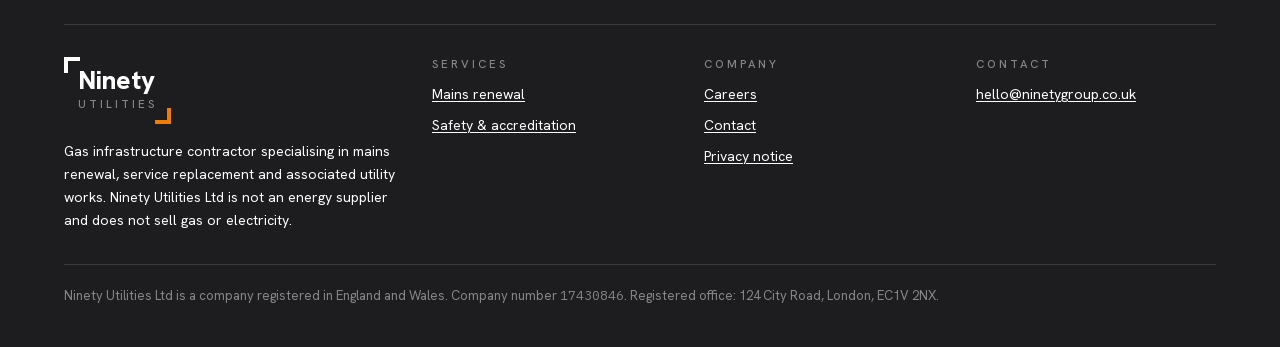
<file: privacy.html>
<!DOCTYPE html>
<html lang="en-GB">
<head>
  <meta charset="utf-8">
  <meta name="viewport" content="width=device-width, initial-scale=1">
  <title>Privacy Notice — Ninety Utilities Ltd</title>
  <meta name="description" content="How Ninety Utilities Ltd handles personal data submitted through this website, under UK GDPR.">
  <link rel="canonical" href="https://ninetygroup.co.uk/privacy">
  <link rel="icon" href="/assets/favicon.svg" type="image/svg+xml">
  <link rel="stylesheet" href="/styles.css">
  <meta name="robots" content="noindex, follow">
  <meta property="og:type" content="website">
  <meta property="og:site_name" content="Ninety Utilities Ltd">
  <meta property="og:title" content="Privacy Notice — Ninety Utilities Ltd">
  <meta property="og:description" content="How Ninety Utilities Ltd handles personal data submitted through this website, under UK GDPR.">
  <meta property="og:url" content="https://ninetygroup.co.uk/privacy">
</head>
<body>
  <a class="skip-link" href="#main">Skip to main content</a>

  <header class="site-header">
    <div class="wrap">
      <a class="lockup" href="/" aria-label="Ninety Utilities — home"><span class="n">Ninety</span><span class="u">Utilities</span></a>
      <nav class="site-nav" aria-label="Main">
        <a href="/mains-renewal">Mains renewal</a>
        <a href="/safety">Safety</a>
        <a href="/careers">Careers</a>
        <a class="btn" href="/contact">Start an enquiry</a>
      </nav>
    </div>
  </header>

  <main id="main">

    <div class="page-intro on-ink">
      <div class="wrap">
        <h1>Privacy notice</h1>
        <p class="data">Last updated: 01/09/2026</p>
      </div>
    </div>

    <section class="white" aria-labelledby="pn-who">
      <div class="wrap">
        <div class="measure">

        <h2 id="pn-who">Who we are</h2>
        <p>This website is operated by Ninety Utilities Ltd, a company
           registered in England and Wales, company number 17430846,
           registered office 124 City Road, London, EC1V 2NX. Ninety
           Utilities Ltd is the data controller for personal data collected
           through this site.</p>

        <h2>What we collect</h2>
        <p>The only personal data this site collects is what you choose to
           submit through the contact form: your name, email address, your
           message, and — if you provide them — your company name and phone
           number. We do not use analytics or tracking cookies, and the site
           sets no cookies.</p>

        <h2>Why we process it, and the lawful basis</h2>
        <p>We use your details solely to respond to your enquiry and any
           follow-up correspondence. Our lawful basis under UK GDPR is
           <strong>legitimate interests</strong> (Article 6(1)(f)) — responding
           to business enquiries sent to us — or, where your enquiry leads
           towards a contract, <strong>Article 6(1)(b)</strong> (steps prior to
           entering a contract). If you send us a CV, we hold it with your
           consent and delete it on request.</p>

        <h2>Who processes it</h2>
        <p>Form submissions are delivered to our mailbox by processors acting
           on our behalf:</p>
        <ul>
          <li><strong>Cloudflare, Inc.</strong> — hosts this website and runs
              the code that handles the form.</li>
          <li><strong>Resend</strong> (Plus Five Five, Inc.) — transmits the
              form contents to our mailbox as an email.</li>
          <li><strong>Microsoft Corporation</strong> — provides the mailbox
              (Microsoft 365) where your enquiry is received and stored.</li>
        </ul>
        <p>We do not sell or share your data with anyone else.</p>

        <h2>How long we keep it</h2>
        <p>Enquiry correspondence is kept for 12 months from our last
           contact with you and then deleted. Correspondence that becomes
           part of a contract is kept for the life of the contract plus six
           years. CVs sent speculatively are kept for six months unless you
           ask us to delete them sooner.</p>

        <h2>Your rights</h2>
        <p>Under UK GDPR you have the right to access the personal data we
           hold about you, to have it corrected or erased, to object to or
           restrict our processing, and to data portability. To exercise any
           of these rights, email
           <a href="mailto:hello@ninetygroup.co.uk">hello@ninetygroup.co.uk</a>.
           You also have the right to complain to the Information
           Commissioner's Office (<a href="https://ico.org.uk">ico.org.uk</a>).</p>

        </div>
      </div>
    </section>

  </main>

  <footer class="site-footer on-ink">
    <div class="wrap">
      <div class="emergency escape">
        <span class="label">Gas emergency — 24 hours</span>
        <a class="num" href="tel:0800111999">0800 111 999</a>
        <p style="margin:6px 0 0" class="data">National Gas Emergency Service · free · 24 hours</p>
      </div>
      <div class="cols">
        <div>
          <a class="lockup stacked" href="/" aria-label="Ninety Utilities — home"><span class="n">Ninety</span><span class="u">Utilities</span></a>
          <p style="margin-top:16px">Gas infrastructure contractor
             specialising in mains renewal, service replacement and
             associated utility works. Ninety Utilities Ltd is not an energy
             supplier and does not sell gas or electricity.</p>
        </div>
        <nav aria-label="Footer — services">
          <h2>Services</h2>
          <ul>
            <li><a href="/mains-renewal">Mains renewal</a></li>
            <li><a href="/safety">Safety &amp; accreditation</a></li>
          </ul>
        </nav>
        <nav aria-label="Footer — company">
          <h2>Company</h2>
          <ul>
            <li><a href="/careers">Careers</a></li>
            <li><a href="/contact">Contact</a></li>
            <li><a href="/privacy">Privacy notice</a></li>
          </ul>
        </nav>
        <div>
          <h2>Contact</h2>
          <ul>
            <li><a href="mailto:hello@ninetygroup.co.uk">hello@ninetygroup.co.uk</a></li>
          </ul>
        </div>
      </div>
      <p class="statutory">
        Ninety Utilities Ltd is a company registered in England and Wales.
        Company number <span class="data">17430846</span>.
        Registered office: 124 City Road, London, EC1V 2NX.
      </p>
    </div>
  </footer>
  <script src="/assets/site.js" defer></script>
</body>
</html>
</file>
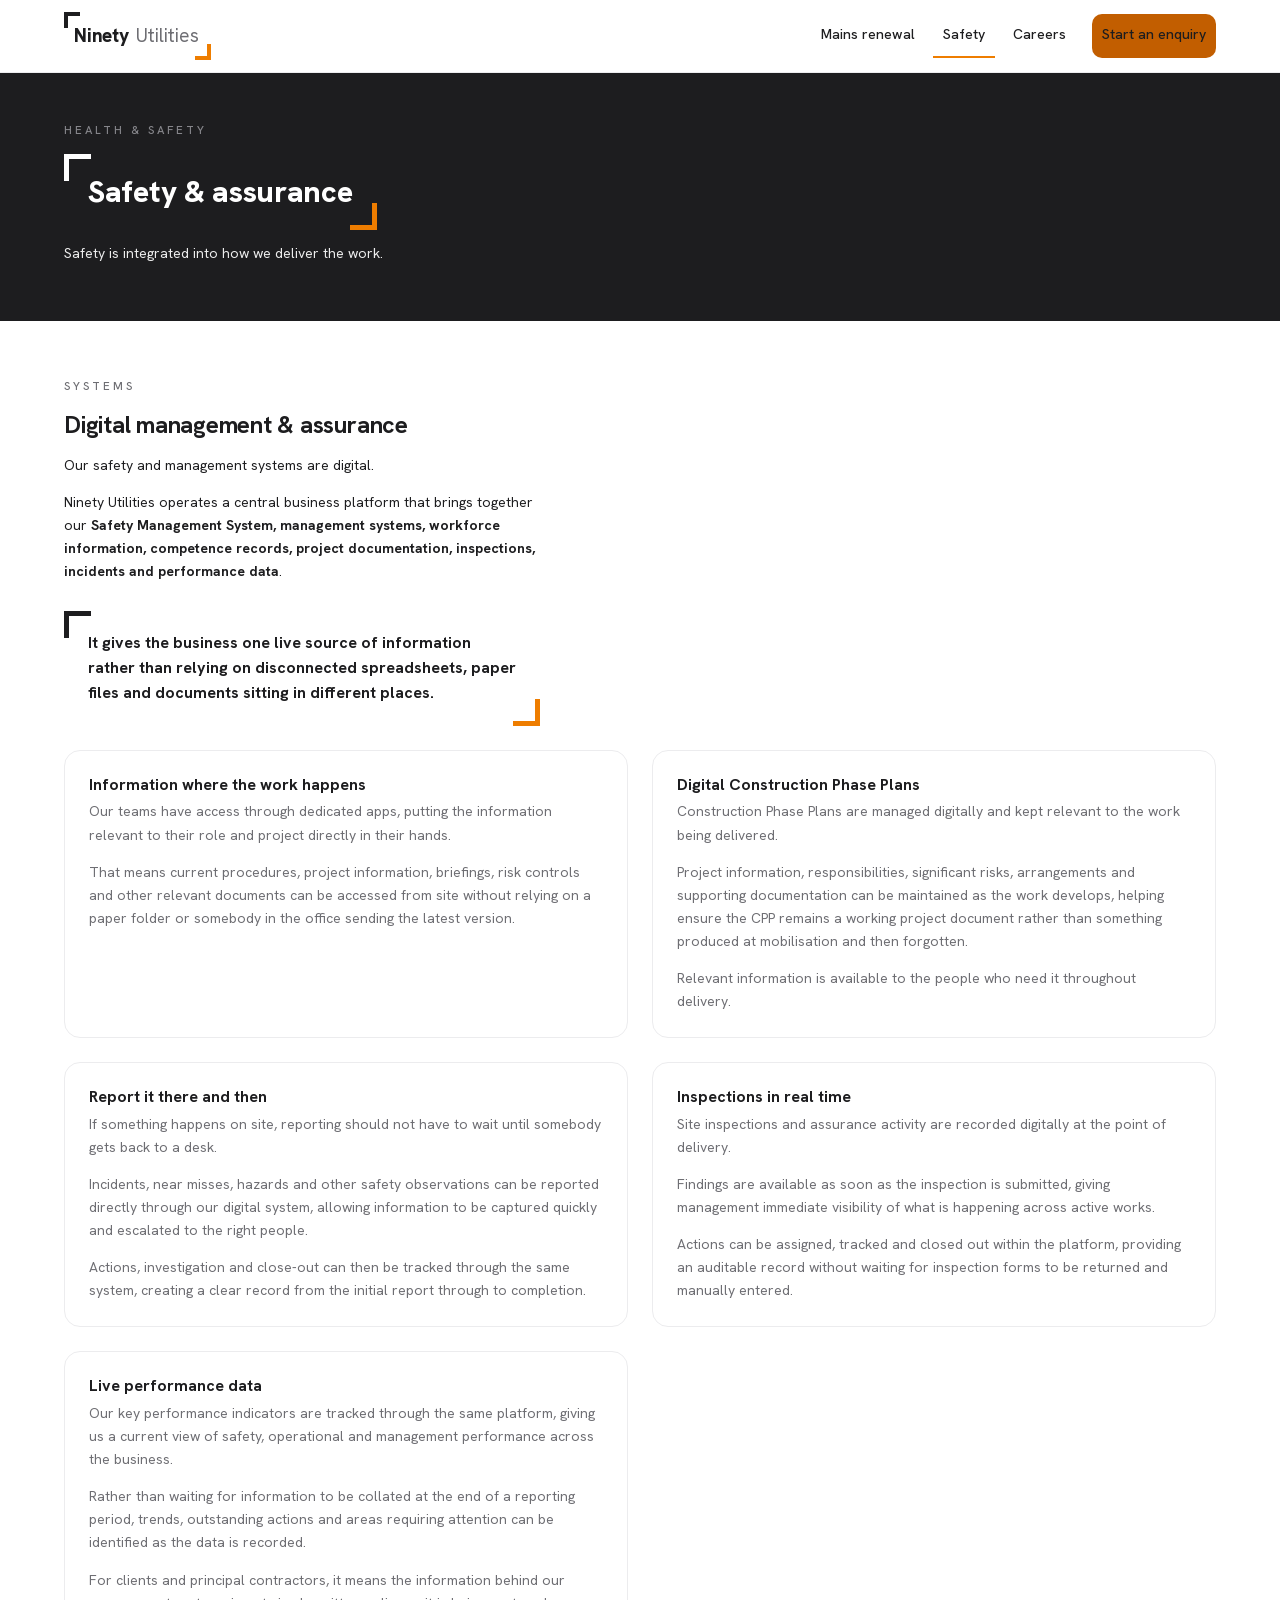
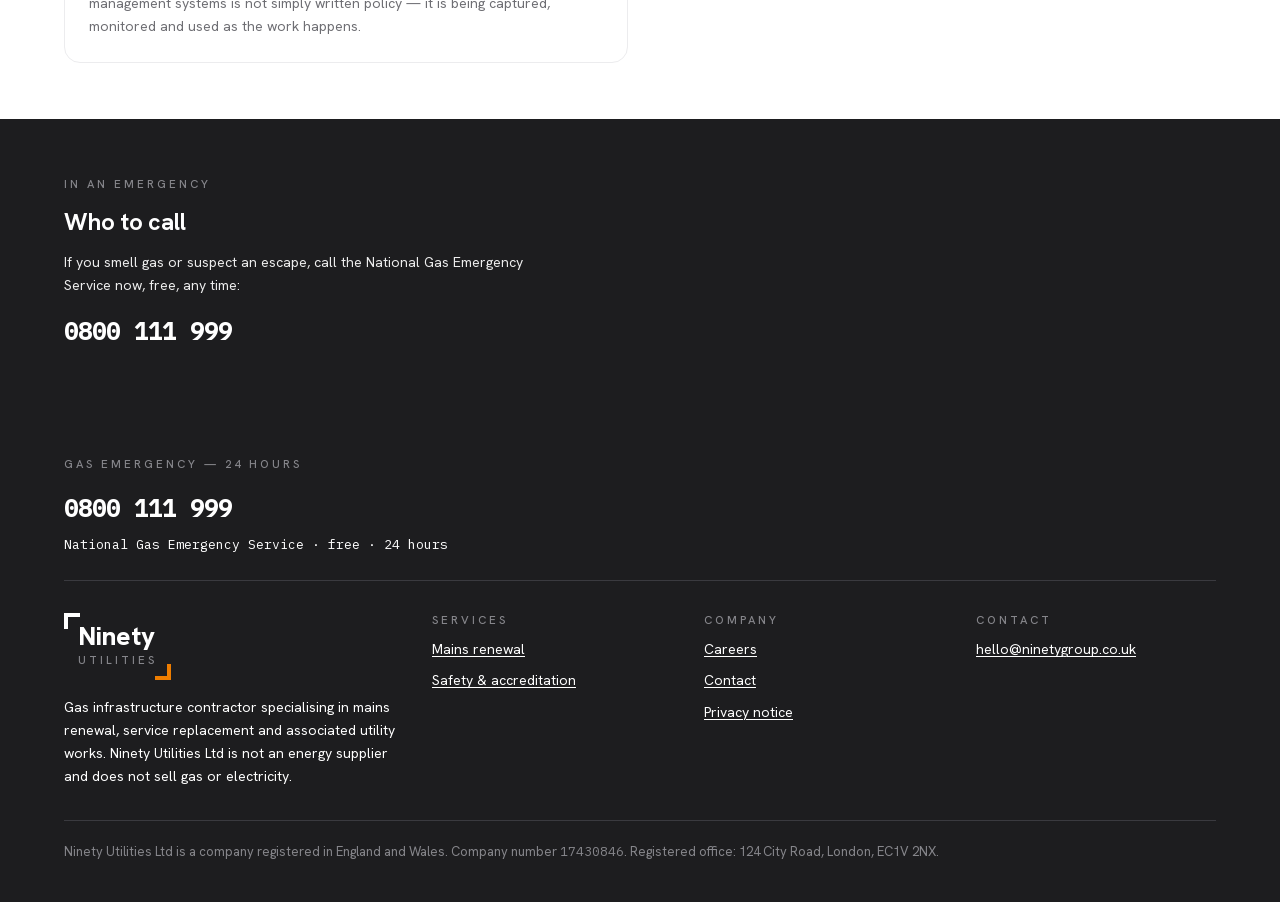
<file: safety.html>
<!DOCTYPE html>
<html lang="en-GB">
<head>
  <meta charset="utf-8">
  <meta name="viewport" content="width=device-width, initial-scale=1">
  <title>Safety &amp; Assurance — Ninety Utilities Ltd</title>
  <meta name="description" content="How Ninety Utilities Ltd manages safety and assurance: a digital Safety Management System with live inspections, incident reporting, Construction Phase Plans and performance data.">
  <link rel="canonical" href="https://ninetygroup.co.uk/safety">
  <link rel="icon" href="/assets/favicon.svg" type="image/svg+xml">
  <link rel="stylesheet" href="/styles.css">
  <meta property="og:type" content="website">
  <meta property="og:site_name" content="Ninety Utilities Ltd">
  <meta property="og:title" content="Safety &amp; Assurance — Ninety Utilities Ltd">
  <meta property="og:description" content="How Ninety Utilities Ltd manages safety and assurance: a digital Safety Management System with live inspections, incident reporting, Construction Phase Plans and performance data.">
  <meta property="og:url" content="https://ninetygroup.co.uk/safety">
</head>
<body>
  <a class="skip-link" href="#main">Skip to main content</a>

  <header class="site-header">
    <div class="wrap">
      <a class="lockup" href="/" aria-label="Ninety Utilities — home"><span class="n">Ninety</span><span class="u">Utilities</span></a>
      <nav class="site-nav" aria-label="Main">
        <a href="/mains-renewal">Mains renewal</a>
        <a href="/safety" aria-current="page">Safety</a>
        <a href="/careers">Careers</a>
        <a class="btn" href="/contact">Start an enquiry</a>
      </nav>
    </div>
  </header>

  <main id="main">

    <div class="page-intro on-ink">
      <div class="wrap">
        <span class="label">Health &amp; safety</span>
        <div class="corner-frame">
          <h1>Safety &amp; assurance</h1>
        </div>
        <p>Safety is integrated into how we deliver the work.</p>
      </div>
    </div>

    <section class="white" aria-labelledby="digital-heading">
      <div class="wrap">
        <span class="label">Systems</span>
        <h2 id="digital-heading">Digital management &amp; assurance</h2>
        <div class="measure">
          <p>Our safety and management systems are digital.</p>
          <p>Ninety Utilities operates a central business platform that
             brings together our <strong>Safety Management System, management
             systems, workforce information, competence records, project
             documentation, inspections, incidents and performance
             data</strong>.</p>
        </div>
        <div class="corner-frame pull">
          <p>It gives the business one live source of information rather
             than relying on disconnected spreadsheets, paper files and
             documents sitting in different places.</p>
        </div>
        <div class="grid">
          <article class="card">
            <h3>Information where the work happens</h3>
            <p>Our teams have access through dedicated apps, putting the
               information relevant to their role and project directly in
               their hands.</p>
            <p>That means current procedures, project information, briefings,
               risk controls and other relevant documents can be accessed
               from site without relying on a paper folder or somebody in the
               office sending the latest version.</p>
          </article>
          <article class="card">
            <h3>Digital Construction Phase Plans</h3>
            <p>Construction Phase Plans are managed digitally and kept
               relevant to the work being delivered.</p>
            <p>Project information, responsibilities, significant risks,
               arrangements and supporting documentation can be maintained as
               the work develops, helping ensure the CPP remains a working
               project document rather than something produced at
               mobilisation and then forgotten.</p>
            <p>Relevant information is available to the people who need it
               throughout delivery.</p>
          </article>
          <article class="card">
            <h3>Report it there and then</h3>
            <p>If something happens on site, reporting should not have to
               wait until somebody gets back to a desk.</p>
            <p>Incidents, near misses, hazards and other safety observations
               can be reported directly through our digital system, allowing
               information to be captured quickly and escalated to the right
               people.</p>
            <p>Actions, investigation and close-out can then be tracked
               through the same system, creating a clear record from the
               initial report through to completion.</p>
          </article>
          <article class="card">
            <h3>Inspections in real time</h3>
            <p>Site inspections and assurance activity are recorded digitally
               at the point of delivery.</p>
            <p>Findings are available as soon as the inspection is submitted,
               giving management immediate visibility of what is happening
               across active works.</p>
            <p>Actions can be assigned, tracked and closed out within the
               platform, providing an auditable record without waiting for
               inspection forms to be returned and manually entered.</p>
          </article>
          <article class="card">
            <h3>Live performance data</h3>
            <p>Our key performance indicators are tracked through the same
               platform, giving us a current view of safety, operational and
               management performance across the business.</p>
            <p>Rather than waiting for information to be collated at the end
               of a reporting period, trends, outstanding actions and areas
               requiring attention can be identified as the data is
               recorded.</p>
            <p>For clients and principal contractors, it means the
               information behind our management systems is not simply
               written policy — it is being captured, monitored and used as
               the work happens.</p>
          </article>
        </div>
      </div>
    </section>

    <!-- ================================================================
         ACCREDITATIONS — section intentionally absent until certificates
         are held. RULE: no GIRS / NRSWA / SSIP / Gas Safe / ISO logo or
         name, and no "member of" claim, goes live anywhere on this site
         until the certificate is physically held and in date. When one is,
         reinstate an Accreditations section here with the mark and the
         certificate number in the image alt text.
         ================================================================ -->

    <section class="ink on-ink emergency" aria-labelledby="emergency-heading">
      <div class="wrap">
        <span class="label">In an emergency</span>
        <h2 id="emergency-heading">Who to call</h2>
        <p class="measure">If you smell gas or suspect an escape, call the
           National Gas Emergency Service now, free, any time:</p>
        <p><a class="num" href="tel:0800111999">0800 111 999</a></p>
      </div>
    </section>


  </main>

  <footer class="site-footer on-ink">
    <div class="wrap">
      <div class="emergency escape">
        <span class="label">Gas emergency — 24 hours</span>
        <a class="num" href="tel:0800111999">0800 111 999</a>
        <p style="margin:6px 0 0" class="data">National Gas Emergency Service · free · 24 hours</p>
      </div>
      <div class="cols">
        <div>
          <a class="lockup stacked" href="/" aria-label="Ninety Utilities — home"><span class="n">Ninety</span><span class="u">Utilities</span></a>
          <p style="margin-top:16px">Gas infrastructure contractor
             specialising in mains renewal, service replacement and
             associated utility works. Ninety Utilities Ltd is not an energy
             supplier and does not sell gas or electricity.</p>
        </div>
        <nav aria-label="Footer — services">
          <h2>Services</h2>
          <ul>
            <li><a href="/mains-renewal">Mains renewal</a></li>
            <li><a href="/safety">Safety &amp; accreditation</a></li>
          </ul>
        </nav>
        <nav aria-label="Footer — company">
          <h2>Company</h2>
          <ul>
            <li><a href="/careers">Careers</a></li>
            <li><a href="/contact">Contact</a></li>
            <li><a href="/privacy">Privacy notice</a></li>
          </ul>
        </nav>
        <div>
          <h2>Contact</h2>
          <ul>
            <li><a href="mailto:hello@ninetygroup.co.uk">hello@ninetygroup.co.uk</a></li>
          </ul>
        </div>
      </div>
      <p class="statutory">
        Ninety Utilities Ltd is a company registered in England and Wales.
        Company number <span class="data">17430846</span>.
        Registered office: 124 City Road, London, EC1V 2NX.
      </p>
    </div>
  </footer>
  <script src="/assets/site.js" defer></script>
</body>
</html>
</file>
<file: styles.css>
/* =========================================================
   Ninety Utilities Ltd — site styles
   Implements the Ninety Utilities brand guidelines v1.0 (Aug 2026).
   Two ninety-degree corners frame the name: top-left ink,
   bottom-right orange — fixed pair, never a full box.
   No external fonts or CDNs: Hanken Grotesk / IBM Plex Mono are
   self-hosted from /assets/fonts (system fallbacks until added).
   ========================================================= */

/* ---- Fonts (self-hosted; safe fallbacks while files are absent) ---- */
@font-face {
  font-family: "Hanken Grotesk";
  src: url("/assets/fonts/HankenGrotesk-Variable.woff2") format("woff2");
  font-weight: 100 900;
  font-display: swap;
}
@font-face {
  font-family: "IBM Plex Mono";
  src: url("/assets/fonts/IBMPlexMono-Regular.woff2") format("woff2");
  font-weight: 400;
  font-display: swap;
}
@font-face {
  font-family: "IBM Plex Mono";
  src: url("/assets/fonts/IBMPlexMono-Medium.woff2") format("woff2");
  font-weight: 500;
  font-display: swap;
}

:root {
  /* Brand palette — guidelines §3. Orange is an emphasis budget:
     the corner, the primary button, a live status. Orange used AS TEXT
     or as a button fill is always Action (#C25E00), which passes AA. */
  --ink: #1d1d1f;
  --orange: #ee7d00;      /* mark + non-text accents only */
  --action: #c25e00;      /* buttons, orange text */
  --action-hover: #9a4a00;
  --text-2: #6e6e73;      /* secondary text */
  --page: #f5f5f7;        /* page background */
  --line: #ececee;        /* card borders, rules */
  --outline: #d6d6db;     /* secondary button outline */
  --card: #ffffff;
  --ink-text-2: #86868b;  /* secondary text on ink */

  --font-sans: "Hanken Grotesk", -apple-system, BlinkMacSystemFont,
    "Segoe UI", Arial, sans-serif;
  --font-mono: "IBM Plex Mono", ui-monospace, "SF Mono", Menlo, Consolas,
    monospace;

  --max: 1200px;
  --radius: 16px;
  --ease-mark: cubic-bezier(0.16, 1, 0.3, 1);
}

* { box-sizing: border-box; }

html { scroll-behavior: smooth; }
@media (prefers-reduced-motion: reduce) {
  html { scroll-behavior: auto; }
  *, *::before, *::after { transition: none !important; animation: none !important; }
}

body {
  margin: 0;
  font-family: var(--font-sans);
  font-size: 14px;
  font-weight: 400;
  line-height: 1.65;
  color: var(--ink);
  background: var(--page);
  -webkit-text-size-adjust: 100%;
}

/* ---- Type scale — guidelines §4 ---- */
h1, h2, h3 { margin: 0 0 0.6em; line-height: 1.2; }
h1 { font-size: 30px; font-weight: 800; letter-spacing: -0.01em; }
h2 { font-size: 24px; font-weight: 700; letter-spacing: -0.01em; }
h3 { font-size: 16px; font-weight: 700; }
p  { margin: 0 0 1em; }
p:last-child { margin-bottom: 0; }

/* Body copy never wider than 34em, left-aligned, never justified. */
.measure { max-width: 34em; text-align: left; }

/* The tracked-uppercase label — the one typographic signature. */
.label {
  display: block;
  font-size: 11.5px;
  font-weight: 500;
  letter-spacing: 0.26em;
  text-transform: uppercase;
  color: var(--text-2);
  margin-bottom: 0.9rem;
}
.on-ink .label { color: var(--ink-text-2); }

/* Data treatment: anything referenced or measured is mono. */
.data { font-family: var(--font-mono); font-size: 13px; }

a { color: var(--ink); text-decoration-thickness: 1px; text-underline-offset: 2px; }
a:hover { text-decoration-thickness: 2px; }
.on-ink a { color: #fff; }

/* Visible focus ring in brand orange — never removed. */
:focus-visible {
  outline: 3px solid var(--orange);
  outline-offset: 2px;
  border-radius: 2px;
}

/* ---- Skip link ---- */
.skip-link {
  position: absolute;
  left: -9999px;
  top: 0;
  background: var(--ink);
  color: #fff;
  padding: 0.6rem 1rem;
  z-index: 30;
}
.skip-link:focus { left: 0.5rem; top: 0.5rem; }

/* ---- Layout ---- */
.wrap {
  max-width: var(--max);
  margin-inline: auto;
  padding-inline: 24px;
}

/* =========================================================
   The mark. Corners are built in CSS: fixed pair, top-left
   ink and bottom-right orange. Never add the other two.
   ========================================================= */
.lockup {
  position: relative;
  display: inline-block;
  text-decoration: none;
  padding: 8px 12px 8px 10px;
  white-space: nowrap;
}
.lockup .n { font-weight: 800; font-size: 19px; letter-spacing: -0.01em; color: var(--ink); }
.lockup .u { font-weight: 400; font-size: 19px; color: var(--text-2); margin-left: 0.35em; }
.lockup::before,
.lockup::after { content: ""; position: absolute; width: 12px; height: 12px; }
.lockup::before {
  top: 0; left: 0;
  border-top: 4px solid var(--ink);
  border-left: 4px solid var(--ink);
}
.lockup::after {
  bottom: 0; right: 0;
  border-bottom: 4px solid var(--orange);
  border-right: 4px solid var(--orange);
}
/* Reversed lockup on ink: top-left corner white, Utilities mid grey,
   orange unchanged. */
.on-ink .lockup .n { color: #fff; }
.on-ink .lockup .u { color: var(--ink-text-2); }
.on-ink .lockup::before { border-color: #fff; }

/* Stacked lockup (footer). */
.lockup.stacked { white-space: normal; text-align: left; padding: 10px 14px; }
.lockup.stacked .n { display: block; font-size: 26px; line-height: 1; }
.lockup.stacked .u {
  display: block; margin: 2px 0 0;
  font-size: 11.5px; font-weight: 500;
  letter-spacing: 0.26em; text-transform: uppercase;
}

/* The corner device as a framing element — at most twice per page
   (page-title frame + one pull-quote), plus card active states. */
.corner-frame { position: relative; padding: 20px 24px; }
.page-intro .corner-frame,
.hero .corner-frame { display: inline-block; }
.page-intro .corner-frame { margin-bottom: 12px; }
.page-intro .corner-frame h1 { margin: 0; }

/* Pull-quote callout: one per page, subhead weight, framed. */
.corner-frame.pull { margin: 28px 0 0; max-width: 34em; }
.corner-frame.pull p { margin: 0; font-size: 16px; font-weight: 700; line-height: 1.55; }
.corner-frame::before,
.corner-frame::after { content: ""; position: absolute; width: 22px; height: 22px; }
.corner-frame::before {
  top: 0; left: 0;
  border-top: 5px solid var(--ink);
  border-left: 5px solid var(--ink);
}
.corner-frame::after {
  bottom: 0; right: 0;
  border-bottom: 5px solid var(--orange);
  border-right: 5px solid var(--orange);
}
.on-ink .corner-frame::before { border-color: #fff; }

/* =========================================================
   Header — 72px, white, horizontal lockup left, links + one
   Action button right. Solid ink on scroll (no transparency).
   ========================================================= */
.site-header {
  position: sticky;
  top: 0;
  z-index: 20;
  background: var(--card);
  border-bottom: 1px solid var(--line);
  transition: background 120ms linear;
}
.site-header .wrap {
  min-height: 72px;
  display: flex;
  flex-wrap: wrap;
  align-items: center;
  justify-content: space-between;
  gap: 4px 24px;
  padding-block: 6px;
}
.site-nav { display: flex; flex-wrap: wrap; align-items: center; gap: 2px 8px; }
.site-nav a {
  display: inline-flex;
  align-items: center;
  min-height: 44px;
  padding: 0 10px;
  text-decoration: none;
  color: var(--ink);
  font-weight: 500;
  border-bottom: 2px solid transparent;
}
.site-nav a:hover { border-bottom-color: var(--outline); }
.site-nav a[aria-current="page"] { border-bottom-color: var(--orange); }
.site-nav .btn { margin-left: 8px; }

/* Ink header once scrolled — toggled by /assets/site.js. */
.site-header.scrolled { background: var(--ink); border-bottom-color: var(--ink); }
.site-header.scrolled .site-nav a { color: #fff; }
.site-header.scrolled .lockup .n { color: #fff; }
.site-header.scrolled .lockup .u { color: var(--ink-text-2); }
.site-header.scrolled .lockup::before { border-color: #fff; }

/* ---- Sections: alternate white and page grey; at most one ink. ---- */
section { padding-block: 56px; }
section.white { background: var(--card); }
section.ink, .on-ink { background: var(--ink); color: #fff; }
section.ink .measure, .page-intro p { color: rgba(255, 255, 255, 0.92); }

.page-intro { background: var(--ink); color: #fff; padding-block: 48px 56px; }
.page-intro h1 { color: #fff; margin-bottom: 0.3em; }
.page-intro p { max-width: 34em; margin: 0; }
.page-intro .label { color: var(--ink-text-2); }

/* ---- Hero — the only place type runs above 24px. ---- */
.hero { padding-block: 72px 80px; background: var(--card); }
.hero .corner-frame { max-width: 24em; }
.hero h1 {
  font-size: clamp(30px, 4.5vw, 44px);
  font-weight: 800;
  letter-spacing: -0.015em;
  margin: 0;
}
.hero .lead { margin-top: 20px; color: var(--text-2); font-size: 16px; }

/* ---- Cards ---- */
.grid { display: grid; gap: 24px; margin-top: 24px; }
@media (min-width: 640px)  { .grid { grid-template-columns: repeat(2, 1fr); } }
@media (min-width: 960px)  { .grid.cols-3 { grid-template-columns: repeat(3, 1fr); } }

.card {
  position: relative;
  background: var(--card);
  border: 1px solid var(--line);
  border-radius: var(--radius);
  padding: 24px;
}
/* Active-state corners on cards (brand guide: a legitimate corner use). */
.card::before,
.card::after {
  content: "";
  position: absolute;
  width: 18px;
  height: 18px;
  opacity: 0;
  transition: opacity 120ms linear;
  pointer-events: none;
}
.card::before {
  top: -1px; left: -1px;
  border-top: 4px solid var(--ink);
  border-left: 4px solid var(--ink);
}
.card::after {
  bottom: -1px; right: -1px;
  border-bottom: 4px solid var(--orange);
  border-right: 4px solid var(--orange);
}
.card:hover::before, .card:hover::after,
.card:focus-within::before, .card:focus-within::after { opacity: 1; }
.card h3 { margin-bottom: 0.4em; }
.card p { color: var(--text-2); }
.card .cta { display: inline-block; margin-top: 8px; font-weight: 700; }

/* Capability figure: numeral in 800, unit/label in mono beneath.
   Figures must be real and dated — no rounded-up marketing numbers. */
.figure .num { font-size: 30px; font-weight: 800; line-height: 1.1; }
.figure .unit { display: block; margin-top: 4px; font-family: var(--font-mono); font-size: 13px; color: var(--text-2); }

/* ---- Buttons — one primary per view. ---- */
.btn {
  display: inline-flex;
  align-items: center;
  justify-content: center;
  min-height: 44px;
  padding: 0 22px;
  border: 0;
  border-radius: 10px;
  background: var(--action);
  color: #fff;
  font-family: var(--font-sans);
  font-size: 14px;
  font-weight: 700;
  text-decoration: none;
  cursor: pointer;
  transition: background 120ms linear;
}
.btn:hover { background: var(--action-hover); }
.btn.secondary {
  background: transparent;
  color: var(--ink);
  border: 1px solid var(--outline);
}
.btn.secondary:hover { background: var(--page); }
.on-ink .btn.secondary, .site-header.scrolled .btn.secondary,
.page-intro .btn.secondary {
  color: #fff; border-color: rgba(255, 255, 255, 0.4);
}
.btn-row { display: flex; flex-wrap: wrap; gap: 12px; margin-top: 28px; }

/* ---- Fact lists (safety page, contact details) ---- */
.fact-list { margin: 24px 0 0; }
.fact-list > div { border-top: 1px solid var(--line); padding: 16px 0; }
.fact-list dt { font-weight: 700; margin-bottom: 4px; }
.fact-list dd { margin: 0; color: var(--text-2); max-width: 34em; }
.on-ink .fact-list > div { border-top-color: #3a3a3f; }
.on-ink .fact-list dd { color: var(--ink-text-2); }

/* ---- Accreditations placeholder slots ---- */
.accreditations { display: flex; flex-wrap: wrap; gap: 16px; margin-top: 24px; }
.accreditation-slot {
  flex: 1 1 150px;
  min-height: 90px;
  border: 1px dashed var(--outline);
  border-radius: var(--radius);
  display: flex;
  align-items: center;
  justify-content: center;
  color: var(--text-2);
  font-family: var(--font-mono);
  font-size: 13px;
  text-align: center;
  padding: 8px;
}

/* ---- Emergency block (the one ink section per page that uses it) ---- */
.emergency .num {
  font-size: 24px;
  font-weight: 800;
  color: #fff;
  font-family: var(--font-mono);
  text-decoration: none;
}
.emergency .num:hover { text-decoration: underline; }

/* ---- Forms — one column, labels above, errors under fields. ---- */
form { max-width: 34em; }
.field { margin-bottom: 20px; }
label { display: block; font-weight: 700; margin-bottom: 6px; }
.hint { display: block; font-weight: 400; font-size: 12px; color: var(--text-2); margin-bottom: 6px; }
input[type="text"],
input[type="email"],
input[type="tel"],
textarea {
  width: 100%;
  min-height: 44px;
  font: inherit;
  color: var(--ink);
  background: var(--card);
  border: 1px solid var(--outline);
  border-radius: 10px;
  padding: 10px 14px;
}
textarea { min-height: 150px; resize: vertical; }

/* Honeypot — off-canvas, humans never see it. */
.hp-field {
  position: absolute !important;
  left: -9999px !important;
  width: 1px; height: 1px;
  overflow: hidden;
}

/* Form status messages (revealed via :target — works without JS). */
.form-status { display: none; border: 1px solid; border-radius: 10px; padding: 16px 20px; margin-bottom: 24px; }
.form-status:target { display: block; }
.form-status.ok  { border-color: #2e7d32; background: #cfeeda; color: #1e4620; }
.form-status.err { border-color: #c0301a; background: #fbd8cf; color: #5f1a16; }

/* ---- Footer — ink, reversed lockup, escape line, link columns. ---- */
.site-footer { padding-block: 48px 40px; font-size: 14px; }
.site-footer .cols {
  display: grid;
  gap: 32px;
  padding-top: 32px;
}
@media (min-width: 768px) {
  .site-footer .cols { grid-template-columns: 1.4fr 1fr 1fr 1fr; }
}
.site-footer h2 {
  font-size: 11.5px;
  font-weight: 500;
  letter-spacing: 0.26em;
  text-transform: uppercase;
  color: var(--ink-text-2);
  margin-bottom: 12px;
}
.site-footer ul { list-style: none; margin: 0; padding: 0; }
.site-footer li { margin-bottom: 8px; }
.site-footer a { color: #fff; }
.site-footer .escape {
  border-bottom: 1px solid #3a3a3f;
  padding-bottom: 24px;
}
.statutory {
  border-top: 1px solid #3a3a3f;
  margin-top: 32px;
  padding-top: 20px;
  color: var(--ink-text-2);
  font-size: 13px;
}

/* ---- Tables (careers, works) ---- */
.table-scroll { overflow-x: auto; }
table { border-collapse: collapse; width: 100%; margin-top: 16px; }
th, td { text-align: left; padding: 10px 16px 10px 0; border-bottom: 1px solid var(--line); vertical-align: top; }
th { font-size: 11.5px; font-weight: 500; letter-spacing: 0.26em; text-transform: uppercase; color: var(--text-2); }

/* ---- 404 ---- */
.error-page { padding-block: 80px; background: var(--card); }

@media print {
  .site-header, .site-footer, .btn-row { display: none; }
  body { background: #fff; color: #000; }
}
</file>
